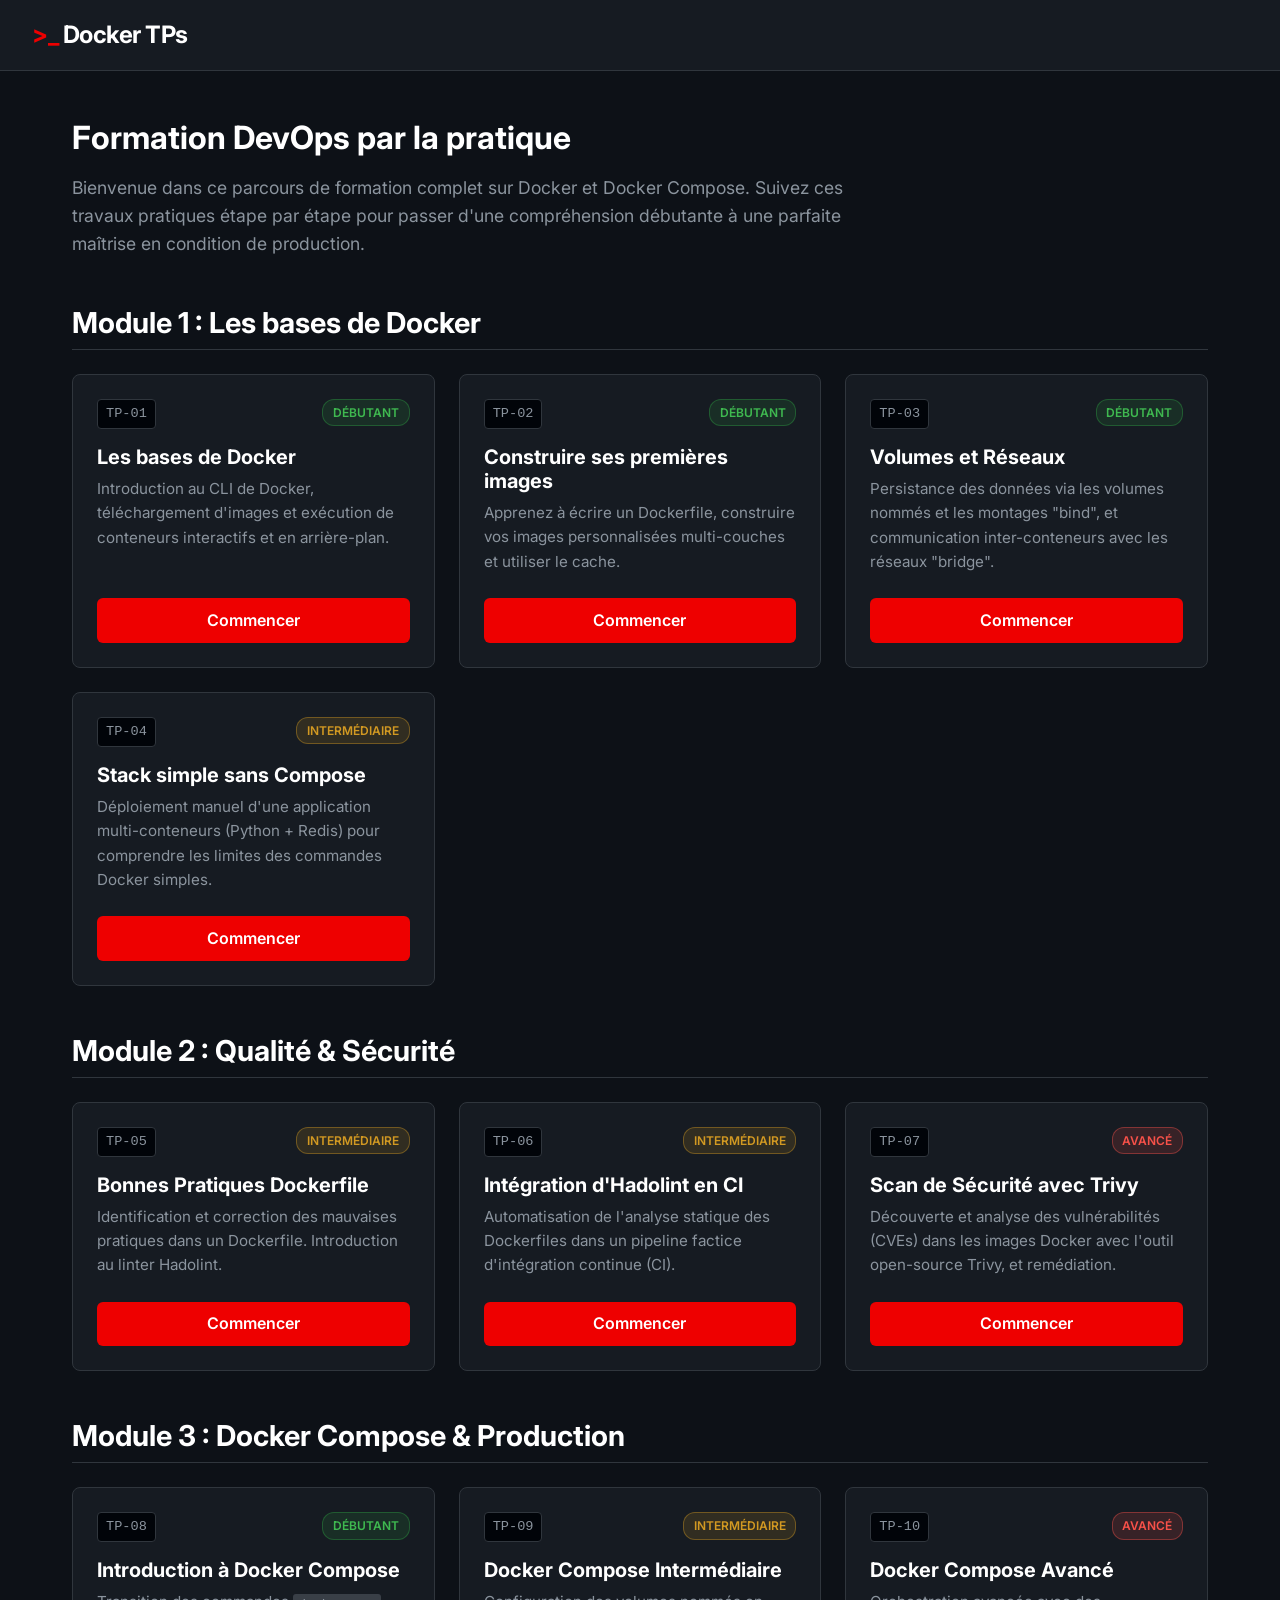
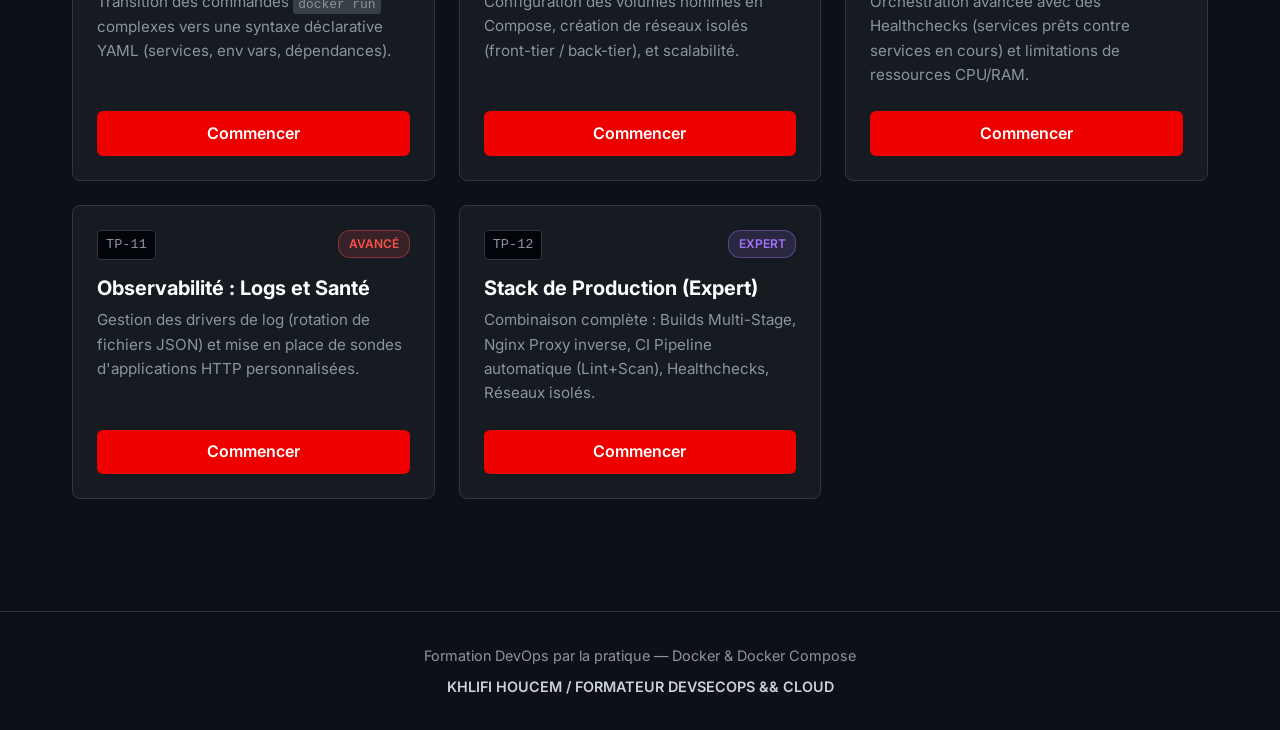
<file: docker-tps-site/index.html>
<!DOCTYPE html>
<html lang="fr">
<head>
    <meta charset="UTF-8">
    <meta name="viewport" content="width=device-width, initial-scale=1.0">
    <title>Formation Docker & Docker Compose - Hands-on Labs</title>
    <!-- Use Inter font from Google Fonts -->
    <link rel="preconnect" href="https://fonts.googleapis.com">
    <link rel="preconnect" href="https://fonts.gstatic.com" crossorigin>
    <link href="https://fonts.googleapis.com/css2?family=Inter:wght@400;500;600;700&display=swap" rel="stylesheet">
    <link rel="stylesheet" href="assets/style.css">
    <script src="assets/main.js" defer></script>
</head>
<body>

    <header>
        <div class="brand"><span>&gt;_</span> Docker TPs</div>
    </header>

    <main class="container">
        <h1>Formation DevOps par la pratique</h1>
        <p style="color: var(--text-muted); font-size: 1.1rem; max-width: 800px; margin-bottom: 2rem;">
            Bienvenue dans ce parcours de formation complet sur Docker et Docker Compose. 
            Suivez ces travaux pratiques étape par étape pour passer d'une compréhension débutante à une parfaite maîtrise en condition de production.
        </p>

        <!-- MODULE 1: Bases Docker -->
        <h2 class="section-title">Module 1 : Les bases de Docker</h2>
        <div class="tps-grid">
            
            <div class="card">
                <div class="card-header">
                    <span class="tp-number">TP-01</span>
                    <span class="badge beginner">Débutant</span>
                </div>
                <h3 class="card-title">Les bases de Docker</h3>
                <p class="card-desc">Introduction au CLI de Docker, téléchargement d'images et exécution de conteneurs interactifs et en arrière-plan.</p>
                <a href="tp-01-docker-basics/tp-01.html" class="btn">Commencer</a>
            </div>

            <div class="card">
                <div class="card-header">
                    <span class="tp-number">TP-02</span>
                    <span class="badge beginner">Débutant</span>
                </div>
                <h3 class="card-title">Construire ses premières images</h3>
                <p class="card-desc">Apprenez à écrire un Dockerfile, construire vos images personnalisées multi-couches et utiliser le cache.</p>
                <a href="tp-02-docker-images/tp-02.html" class="btn">Commencer</a>
            </div>

            <div class="card">
                <div class="card-header">
                    <span class="tp-number">TP-03</span>
                    <span class="badge beginner">Débutant</span>
                </div>
                <h3 class="card-title">Volumes et Réseaux</h3>
                <p class="card-desc">Persistance des données via les volumes nommés et les montages "bind", et communication inter-conteneurs avec les réseaux "bridge".</p>
                <a href="tp-03-volumes-networks/tp-03.html" class="btn">Commencer</a>
            </div>

            <div class="card">
                <div class="card-header">
                    <span class="tp-number">TP-04</span>
                    <span class="badge intermediate">Intermédiaire</span>
                </div>
                <h3 class="card-title">Stack simple sans Compose</h3>
                <p class="card-desc">Déploiement manuel d'une application multi-conteneurs (Python + Redis) pour comprendre les limites des commandes Docker simples.</p>
                <a href="tp-04-simple-webapp/tp-04.html" class="btn">Commencer</a>
            </div>
            
        </div>

        <!-- MODULE 2: Qualité & Sécurité -->
        <h2 class="section-title">Module 2 : Qualité & Sécurité</h2>
        <div class="tps-grid">

            <div class="card">
                <div class="card-header">
                    <span class="tp-number">TP-05</span>
                    <span class="badge intermediate">Intermédiaire</span>
                </div>
                <h3 class="card-title">Bonnes Pratiques Dockerfile</h3>
                <p class="card-desc">Identification et correction des mauvaises pratiques dans un Dockerfile. Introduction au linter Hadolint.</p>
                <a href="tp-05-dockerfile-best-practices/tp-05.html" class="btn">Commencer</a>
            </div>

            <div class="card">
                <div class="card-header">
                    <span class="tp-number">TP-06</span>
                    <span class="badge intermediate">Intermédiaire</span>
                </div>
                <h3 class="card-title">Intégration d'Hadolint en CI</h3>
                <p class="card-desc">Automatisation de l'analyse statique des Dockerfiles dans un pipeline factice d'intégration continue (CI).</p>
                <a href="tp-06-hadolint-integration/tp-06.html" class="btn">Commencer</a>
            </div>

            <div class="card">
                <div class="card-header">
                    <span class="tp-number">TP-07</span>
                    <span class="badge advanced">Avancé</span>
                </div>
                <h3 class="card-title">Scan de Sécurité avec Trivy</h3>
                <p class="card-desc">Découverte et analyse des vulnérabilités (CVEs) dans les images Docker avec l'outil open-source Trivy, et remédiation.</p>
                <a href="tp-07-trivy-image-scan/tp-07.html" class="btn">Commencer</a>
            </div>

        </div>

        <!-- MODULE 3: Docker Compose & Production -->
        <h2 class="section-title">Module 3 : Docker Compose & Production</h2>
        <div class="tps-grid">

            <div class="card">
                <div class="card-header">
                    <span class="tp-number">TP-08</span>
                    <span class="badge beginner">Débutant</span>
                </div>
                <h3 class="card-title">Introduction à Docker Compose</h3>
                <p class="card-desc">Transition des commandes <code>docker run</code> complexes vers une syntaxe déclarative YAML (services, env vars, dépendances).</p>
                <a href="tp-08-docker-compose-beginner/tp-08.html" class="btn">Commencer</a>
            </div>

            <div class="card">
                <div class="card-header">
                    <span class="tp-number">TP-09</span>
                    <span class="badge intermediate">Intermédiaire</span>
                </div>
                <h3 class="card-title">Docker Compose Intermédiaire</h3>
                <p class="card-desc">Configuration des volumes nommés en Compose, création de réseaux isolés (front-tier / back-tier), et scalabilité.</p>
                <a href="tp-09-docker-compose-intermediate/tp-09.html" class="btn">Commencer</a>
            </div>

            <div class="card">
                <div class="card-header">
                    <span class="tp-number">TP-10</span>
                    <span class="badge advanced">Avancé</span>
                </div>
                <h3 class="card-title">Docker Compose Avancé</h3>
                <p class="card-desc">Orchestration avancée avec des Healthchecks (services prêts contre services en cours) et limitations de ressources CPU/RAM.</p>
                <a href="tp-10-docker-compose-advanced/tp-10.html" class="btn">Commencer</a>
            </div>

            <div class="card">
                <div class="card-header">
                    <span class="tp-number">TP-11</span>
                    <span class="badge advanced">Avancé</span>
                </div>
                <h3 class="card-title">Observabilité : Logs et Santé</h3>
                <p class="card-desc">Gestion des drivers de log (rotation de fichiers JSON) et mise en place de sondes d'applications HTTP personnalisées.</p>
                <a href="tp-11-observability-logs-health/tp-11.html" class="btn">Commencer</a>
            </div>

            <div class="card">
                <div class="card-header">
                    <span class="tp-number">TP-12</span>
                    <span class="badge expert">Expert</span>
                </div>
                <h3 class="card-title">Stack de Production (Expert)</h3>
                <p class="card-desc">Combinaison complète : Builds Multi-Stage, Nginx Proxy inverse, CI Pipeline automatique (Lint+Scan), Healthchecks, Réseaux isolés.</p>
                <a href="tp-12-production-ready-stack/tp-12.html" class="btn">Commencer</a>
            </div>

        </div>
    </main>

    <footer>
        <p>Formation DevOps par la pratique — Docker & Docker Compose</p>
        <p style="margin-top: 0.5rem; font-weight: 600; color: var(--text-main);">KHLIFI HOUCEM / FORMATEUR DEVSECOPS && CLOUD</p>
    </footer>

</body>
</html>
</file>
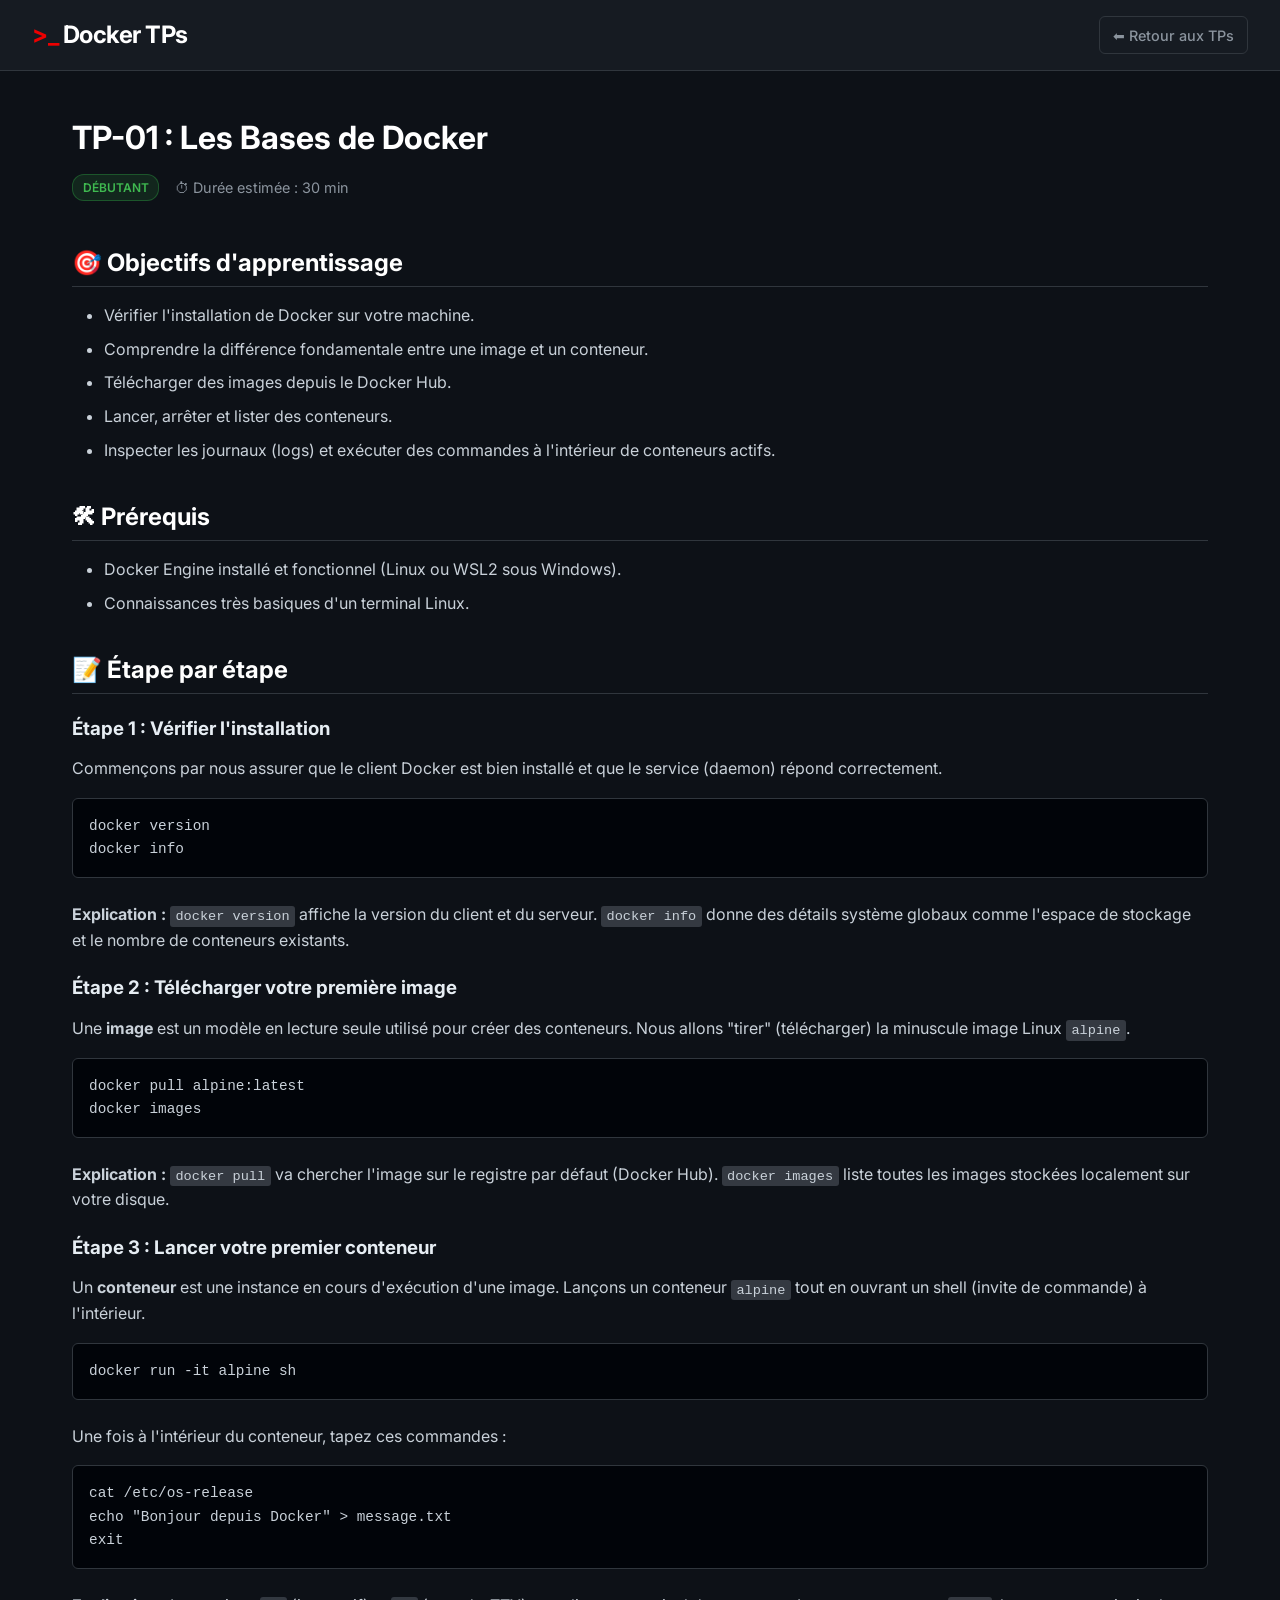
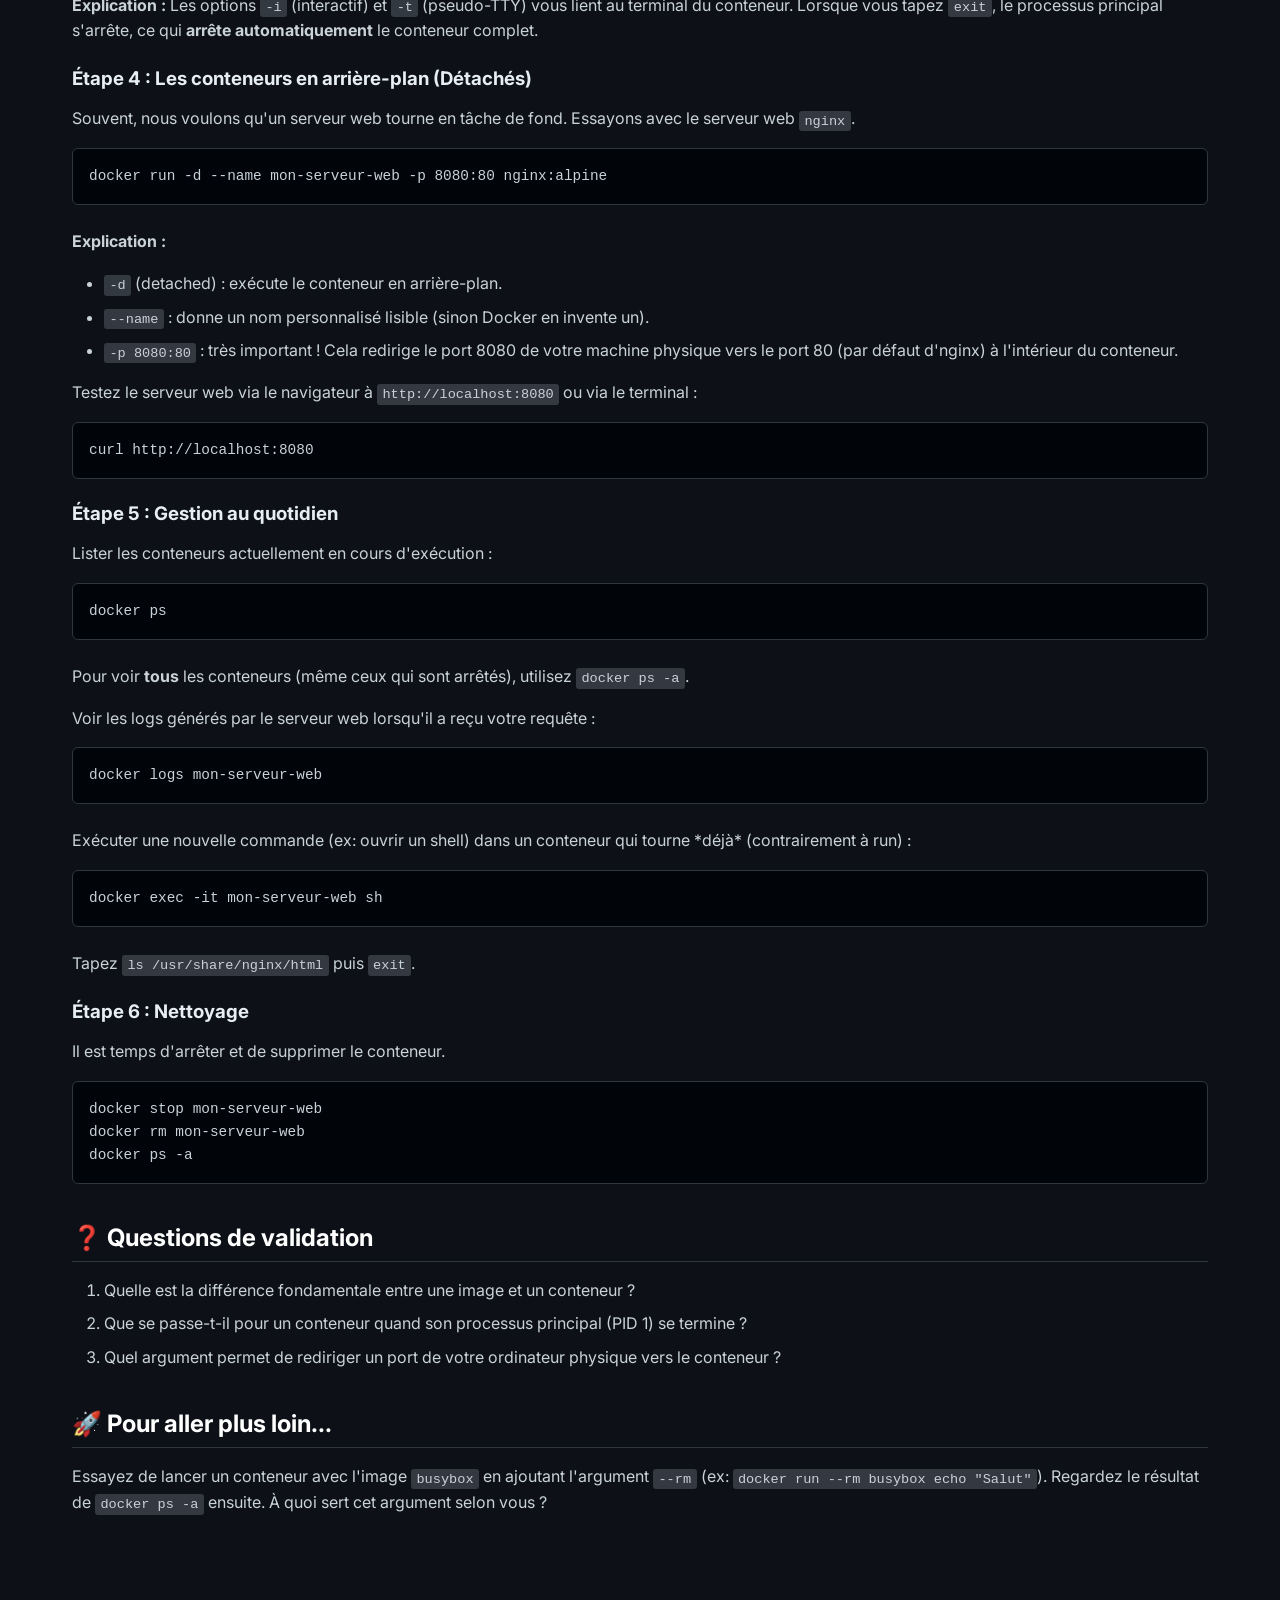
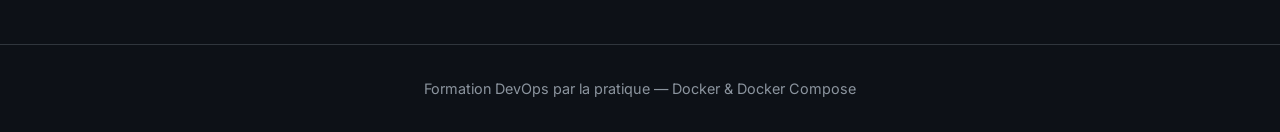
<file: docker-tps-site/tp-01-docker-basics/tp-01.html>
<!DOCTYPE html>
<html lang="fr">
<head>
    <meta charset="UTF-8">
    <meta name="viewport" content="width=device-width, initial-scale=1.0">
    <title>TP-01 : Les Bases de Docker</title>
    <link rel="preconnect" href="https://fonts.googleapis.com">
    <link rel="preconnect" href="https://fonts.gstatic.com" crossorigin>
    <link href="https://fonts.googleapis.com/css2?family=Inter:wght@400;500;600;700&display=swap" rel="stylesheet">
    <link rel="stylesheet" href="../assets/style.css">
    <script src="../assets/main.js" defer></script>
</head>
<body>

    <header>
        <div class="brand"><span>&gt;_</span> Docker TPs</div>
        <a href="../index.html" class="back-btn">⬅ Retour aux TPs</a>
    </header>

    <main class="container">
        <div class="tp-header">
            <h1>TP-01 : Les Bases de Docker</h1>
            <div class="tp-meta">
                <span class="badge beginner">Débutant</span>
                <span>⏱ Durée estimée : 30 min</span>
            </div>
        </div>

        <div class="tp-content">
            <h2>🎯 Objectifs d'apprentissage</h2>
            <ul>
                <li>Vérifier l'installation de Docker sur votre machine.</li>
                <li>Comprendre la différence fondamentale entre une image et un conteneur.</li>
                <li>Télécharger des images depuis le Docker Hub.</li>
                <li>Lancer, arrêter et lister des conteneurs.</li>
                <li>Inspecter les journaux (logs) et exécuter des commandes à l'intérieur de conteneurs actifs.</li>
            </ul>

            <h2>🛠 Prérequis</h2>
            <ul>
                <li>Docker Engine installé et fonctionnel (Linux ou WSL2 sous Windows).</li>
                <li>Connaissances très basiques d'un terminal Linux.</li>
            </ul>

            <!-- Steps -->
            <h2>📝 Étape par étape</h2>

            <h3>Étape 1 : Vérifier l'installation</h3>
            <p>Commençons par nous assurer que le client Docker est bien installé et que le service (daemon) répond correctement.</p>
<pre><code>docker version
docker info</code></pre>
            <p><strong>Explication :</strong> <code>docker version</code> affiche la version du client et du serveur. <code>docker info</code> donne des détails système globaux comme l'espace de stockage et le nombre de conteneurs existants.</p>

            <h3>Étape 2 : Télécharger votre première image</h3>
            <p>Une <strong>image</strong> est un modèle en lecture seule utilisé pour créer des conteneurs. Nous allons "tirer" (télécharger) la minuscule image Linux <code>alpine</code>.</p>
<pre><code>docker pull alpine:latest
docker images</code></pre>
            <p><strong>Explication :</strong> <code>docker pull</code> va chercher l'image sur le registre par défaut (Docker Hub). <code>docker images</code> liste toutes les images stockées localement sur votre disque.</p>

            <h3>Étape 3 : Lancer votre premier conteneur</h3>
            <p>Un <strong>conteneur</strong> est une instance en cours d'exécution d'une image. Lançons un conteneur <code>alpine</code> tout en ouvrant un shell (invite de commande) à l'intérieur.</p>
<pre><code>docker run -it alpine sh</code></pre>
            <p>Une fois à l'intérieur du conteneur, tapez ces commandes :</p>
<pre><code>cat /etc/os-release
echo "Bonjour depuis Docker" > message.txt
exit</code></pre>
            <p><strong>Explication :</strong> Les options <code>-i</code> (interactif) et <code>-t</code> (pseudo-TTY) vous lient au terminal du conteneur. Lorsque vous tapez <code>exit</code>, le processus principal s'arrête, ce qui <strong>arrête automatiquement</strong> le conteneur complet.</p>

            <h3>Étape 4 : Les conteneurs en arrière-plan (Détachés)</h3>
            <p>Souvent, nous voulons qu'un serveur web tourne en tâche de fond. Essayons avec le serveur web <code>nginx</code>.</p>
<pre><code>docker run -d --name mon-serveur-web -p 8080:80 nginx:alpine</code></pre>
            <p><strong>Explication :</strong></p>
            <ul>
                <li><code>-d</code> (detached) : exécute le conteneur en arrière-plan.</li>
                <li><code>--name</code> : donne un nom personnalisé lisible (sinon Docker en invente un).</li>
                <li><code>-p 8080:80</code> : très important ! Cela redirige le port 8080 de votre machine physique vers le port 80 (par défaut d'nginx) à l'intérieur du conteneur.</li>
            </ul>
            <p>Testez le serveur web via le navigateur à <code>http://localhost:8080</code> ou via le terminal :</p>
<pre><code>curl http://localhost:8080</code></pre>

            <h3>Étape 5 : Gestion au quotidien</h3>
            <p>Lister les conteneurs actuellement en cours d'exécution :</p>
<pre><code>docker ps</code></pre>
            <p>Pour voir <strong>tous</strong> les conteneurs (même ceux qui sont arrêtés), utilisez <code>docker ps -a</code>.</p>

            <p>Voir les logs générés par le serveur web lorsqu'il a reçu votre requête :</p>
<pre><code>docker logs mon-serveur-web</code></pre>

            <p>Exécuter une nouvelle commande (ex: ouvrir un shell) dans un conteneur qui tourne *déjà* (contrairement à run) :</p>
<pre><code>docker exec -it mon-serveur-web sh</code></pre>
            <p>Tapez <code>ls /usr/share/nginx/html</code> puis <code>exit</code>.</p>

            <h3>Étape 6 : Nettoyage</h3>
            <p>Il est temps d'arrêter et de supprimer le conteneur.</p>
<pre><code>docker stop mon-serveur-web
docker rm mon-serveur-web
docker ps -a</code></pre>

            <h2>❓ Questions de validation</h2>
            <ol>
                <li>Quelle est la différence fondamentale entre une image et un conteneur ?</li>
                <li>Que se passe-t-il pour un conteneur quand son processus principal (PID 1) se termine ?</li>
                <li>Quel argument permet de rediriger un port de votre ordinateur physique vers le conteneur ?</li>
            </ol>

            <h2>🚀 Pour aller plus loin...</h2>
            <p>Essayez de lancer un conteneur avec l'image <code>busybox</code> en ajoutant l'argument <code>--rm</code> (ex: <code>docker run --rm busybox echo "Salut"</code>). Regardez le résultat de <code>docker ps -a</code> ensuite. À quoi sert cet argument selon vous ?</p>

        </div>
    </main>

    <footer>
        <p>Formation DevOps par la pratique — Docker & Docker Compose</p>
    </footer>

</body>
</html>
</file>
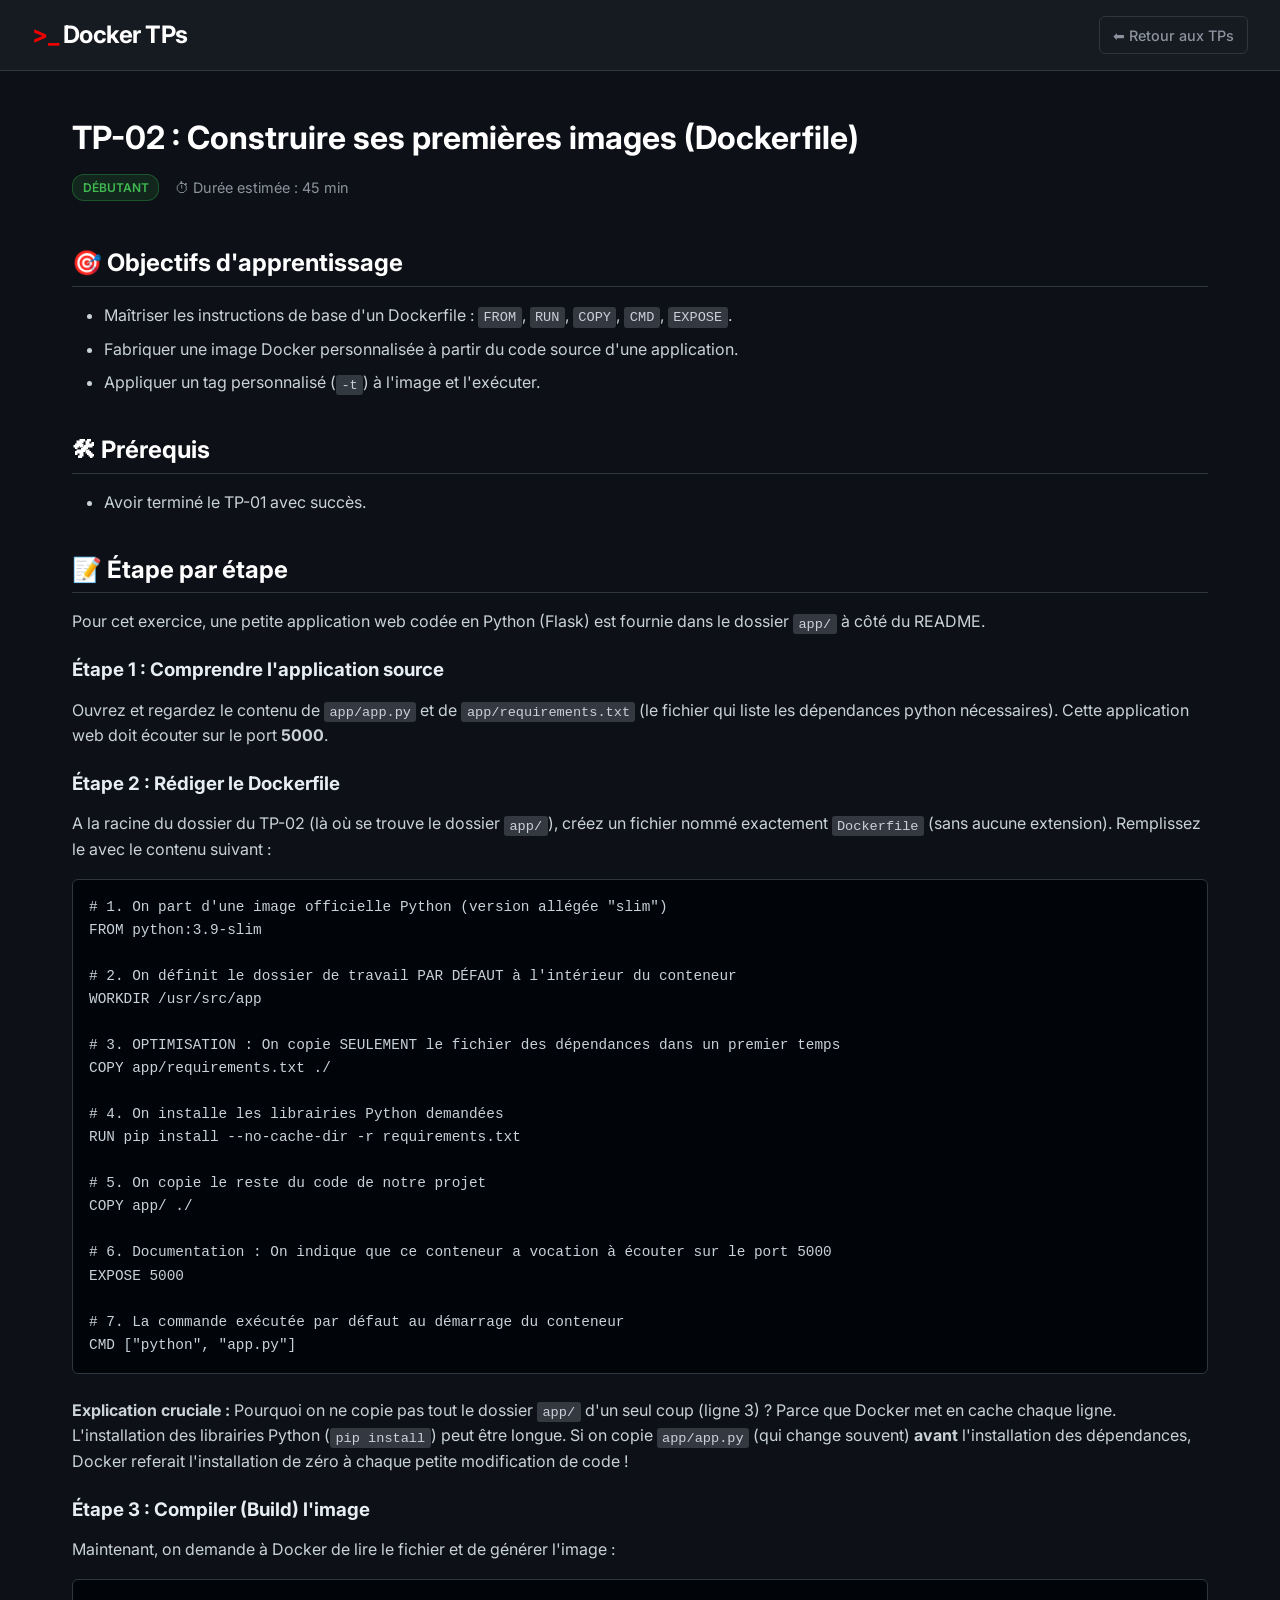
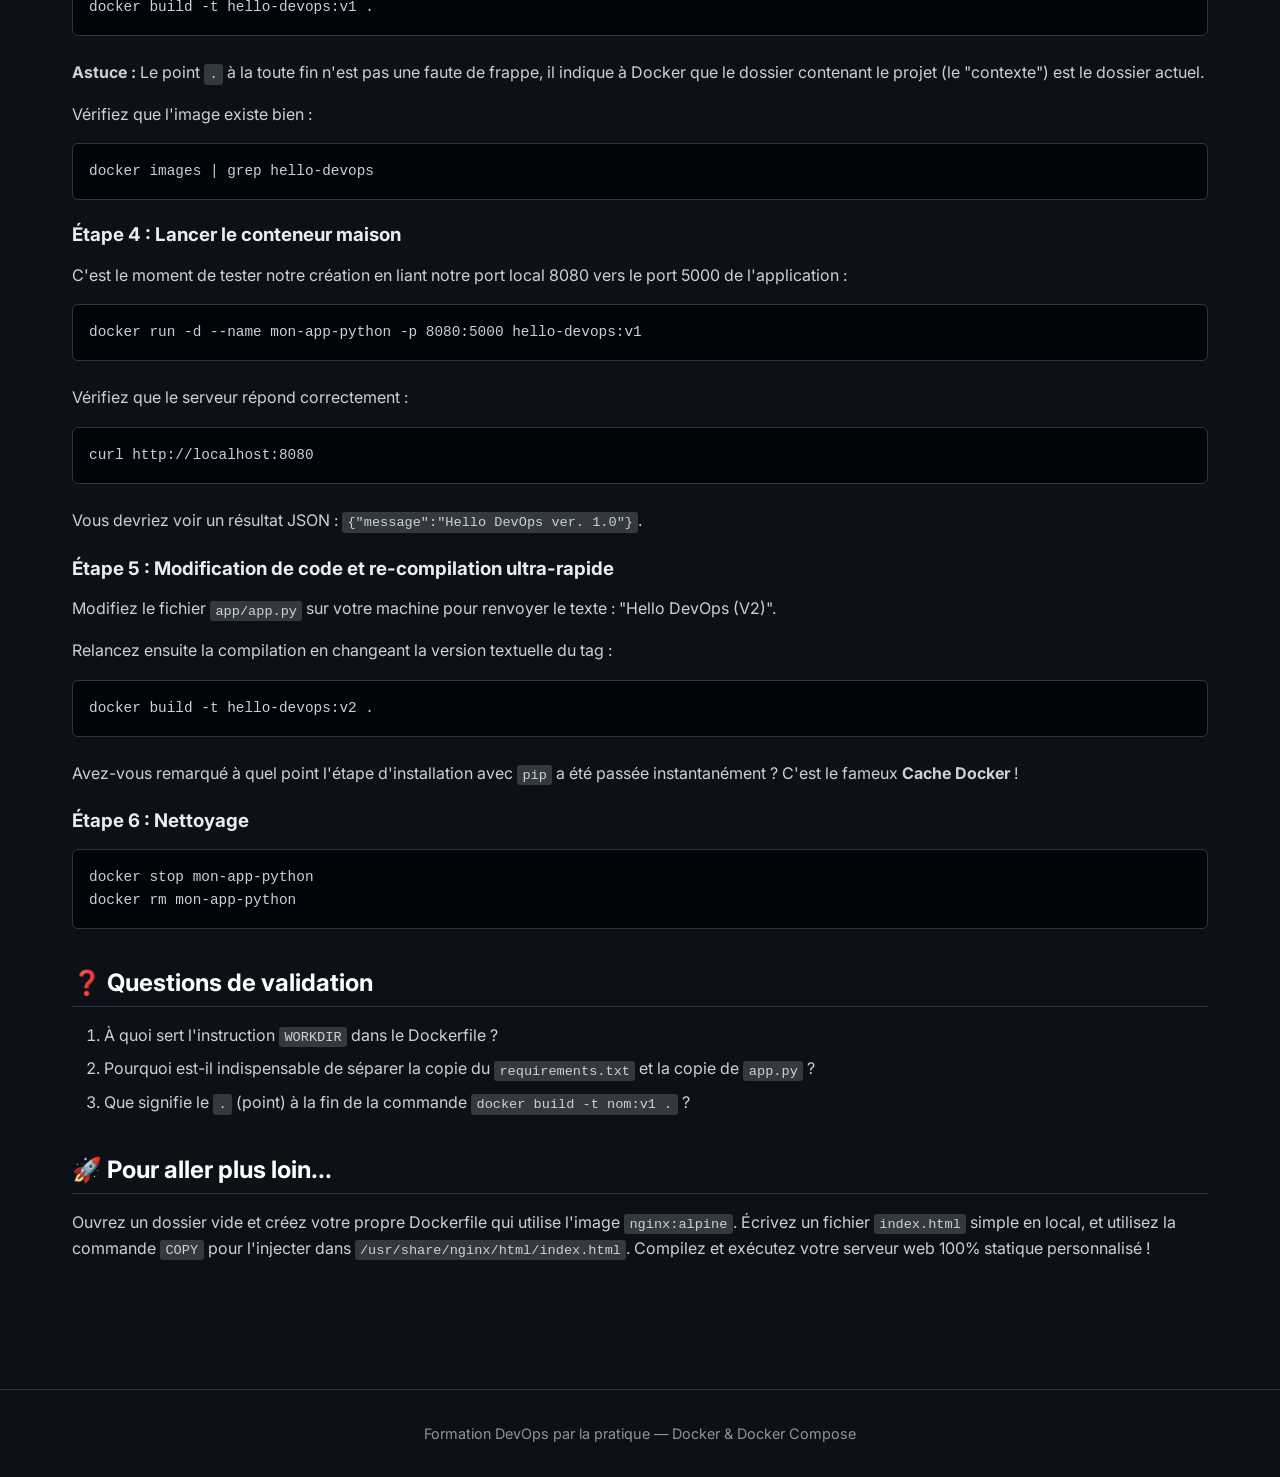
<file: docker-tps-site/tp-02-docker-images/tp-02.html>
<!DOCTYPE html>
<html lang="fr">
<head>
    <meta charset="UTF-8">
    <meta name="viewport" content="width=device-width, initial-scale=1.0">
    <title>TP-02 : Construire ses premières images</title>
    <link rel="preconnect" href="https://fonts.googleapis.com">
    <link rel="preconnect" href="https://fonts.gstatic.com" crossorigin>
    <link href="https://fonts.googleapis.com/css2?family=Inter:wght@400;500;600;700&display=swap" rel="stylesheet">
    <link rel="stylesheet" href="../assets/style.css">
    <script src="../assets/main.js" defer></script>
</head>
<body>

    <header>
        <div class="brand"><span>&gt;_</span> Docker TPs</div>
        <a href="../index.html" class="back-btn">⬅ Retour aux TPs</a>
    </header>

    <main class="container">
        <div class="tp-header">
            <h1>TP-02 : Construire ses premières images (Dockerfile)</h1>
            <div class="tp-meta">
                <span class="badge beginner">Débutant</span>
                <span>⏱ Durée estimée : 45 min</span>
            </div>
        </div>

        <div class="tp-content">
            <h2>🎯 Objectifs d'apprentissage</h2>
            <ul>
                <li>Maîtriser les instructions de base d'un Dockerfile : <code>FROM</code>, <code>RUN</code>, <code>COPY</code>, <code>CMD</code>, <code>EXPOSE</code>.</li>
                <li>Fabriquer une image Docker personnalisée à partir du code source d'une application.</li>
                <li>Appliquer un tag personnalisé (<code>-t</code>) à l'image et l'exécuter.</li>
            </ul>

            <h2>🛠 Prérequis</h2>
            <ul>
                <li>Avoir terminé le TP-01 avec succès.</li>
            </ul>

            <!-- Steps -->
            <h2>📝 Étape par étape</h2>

            <p>Pour cet exercice, une petite application web codée en Python (Flask) est fournie dans le dossier <code>app/</code> à côté du README.</p>

            <h3>Étape 1 : Comprendre l'application source</h3>
            <p>Ouvrez et regardez le contenu de <code>app/app.py</code> et de <code>app/requirements.txt</code> (le fichier qui liste les dépendances python nécessaires). Cette application web doit écouter sur le port <strong>5000</strong>.</p>

            <h3>Étape 2 : Rédiger le Dockerfile</h3>
            <p>A la racine du dossier du TP-02 (là où se trouve le dossier <code>app/</code>), créez un fichier nommé exactement <code>Dockerfile</code> (sans aucune extension). Remplissez le avec le contenu suivant :</p>

<pre><code># 1. On part d'une image officielle Python (version allégée "slim")
FROM python:3.9-slim

# 2. On définit le dossier de travail PAR DÉFAUT à l'intérieur du conteneur
WORKDIR /usr/src/app

# 3. OPTIMISATION : On copie SEULEMENT le fichier des dépendances dans un premier temps
COPY app/requirements.txt ./

# 4. On installe les librairies Python demandées
RUN pip install --no-cache-dir -r requirements.txt

# 5. On copie le reste du code de notre projet
COPY app/ ./

# 6. Documentation : On indique que ce conteneur a vocation à écouter sur le port 5000
EXPOSE 5000

# 7. La commande exécutée par défaut au démarrage du conteneur
CMD ["python", "app.py"]</code></pre>
            
            <p><strong>Explication cruciale :</strong> Pourquoi on ne copie pas tout le dossier <code>app/</code> d'un seul coup (ligne 3) ?  
            Parce que Docker met en cache chaque ligne. L'installation des librairies Python (<code>pip install</code>) peut être longue. Si on copie <code>app/app.py</code> (qui change souvent) <strong>avant</strong> l'installation des dépendances, Docker referait l'installation de zéro à chaque petite modification de code !</p>

            <h3>Étape 3 : Compiler (Build) l'image</h3>
            <p>Maintenant, on demande à Docker de lire le fichier et de générer l'image :</p>
<pre><code>docker build -t hello-devops:v1 .</code></pre>
            <p><strong>Astuce :</strong> Le point <code>.</code> à la toute fin n'est pas une faute de frappe, il indique à Docker que le dossier contenant le projet (le "contexte") est le dossier actuel.</p>

            <p>Vérifiez que l'image existe bien :</p>
<pre><code>docker images | grep hello-devops</code></pre>

            <h3>Étape 4 : Lancer le conteneur maison</h3>
            <p>C'est le moment de tester notre création en liant notre port local 8080 vers le port 5000 de l'application :</p>
<pre><code>docker run -d --name mon-app-python -p 8080:5000 hello-devops:v1</code></pre>

            <p>Vérifiez que le serveur répond correctement :</p>
<pre><code>curl http://localhost:8080</code></pre>
            <p>Vous devriez voir un résultat JSON : <code>{"message":"Hello DevOps ver. 1.0"}</code>.</p>

            <h3>Étape 5 : Modification de code et re-compilation ultra-rapide</h3>
            <p>Modifiez le fichier <code>app/app.py</code> sur votre machine pour renvoyer le texte : "Hello DevOps (V2)".</p>
            <p>Relancez ensuite la compilation en changeant la version textuelle du tag :</p>
<pre><code>docker build -t hello-devops:v2 .</code></pre>
            <p>Avez-vous remarqué à quel point l'étape d'installation avec <code>pip</code> a été passée instantanément ? C'est le fameux <strong>Cache Docker</strong> !</p>

            <h3>Étape 6 : Nettoyage</h3>
<pre><code>docker stop mon-app-python
docker rm mon-app-python</code></pre>

            <h2>❓ Questions de validation</h2>
            <ol>
                <li>À quoi sert l'instruction <code>WORKDIR</code> dans le Dockerfile ?</li>
                <li>Pourquoi est-il indispensable de séparer la copie du <code>requirements.txt</code> et la copie de <code>app.py</code> ?</li>
                <li>Que signifie le <code>.</code> (point) à la fin de la commande <code>docker build -t nom:v1 .</code> ?</li>
            </ol>

            <h2>🚀 Pour aller plus loin...</h2>
            <p>Ouvrez un dossier vide et créez votre propre Dockerfile qui utilise l'image <code>nginx:alpine</code>. Écrivez un fichier <code>index.html</code> simple en local, et utilisez la commande <code>COPY</code> pour l'injecter dans <code>/usr/share/nginx/html/index.html</code>. Compilez et exécutez votre serveur web 100% statique personnalisé !</p>

        </div>
    </main>

    <footer>
        <p>Formation DevOps par la pratique — Docker & Docker Compose</p>
    </footer>

</body>
</html>
</file>
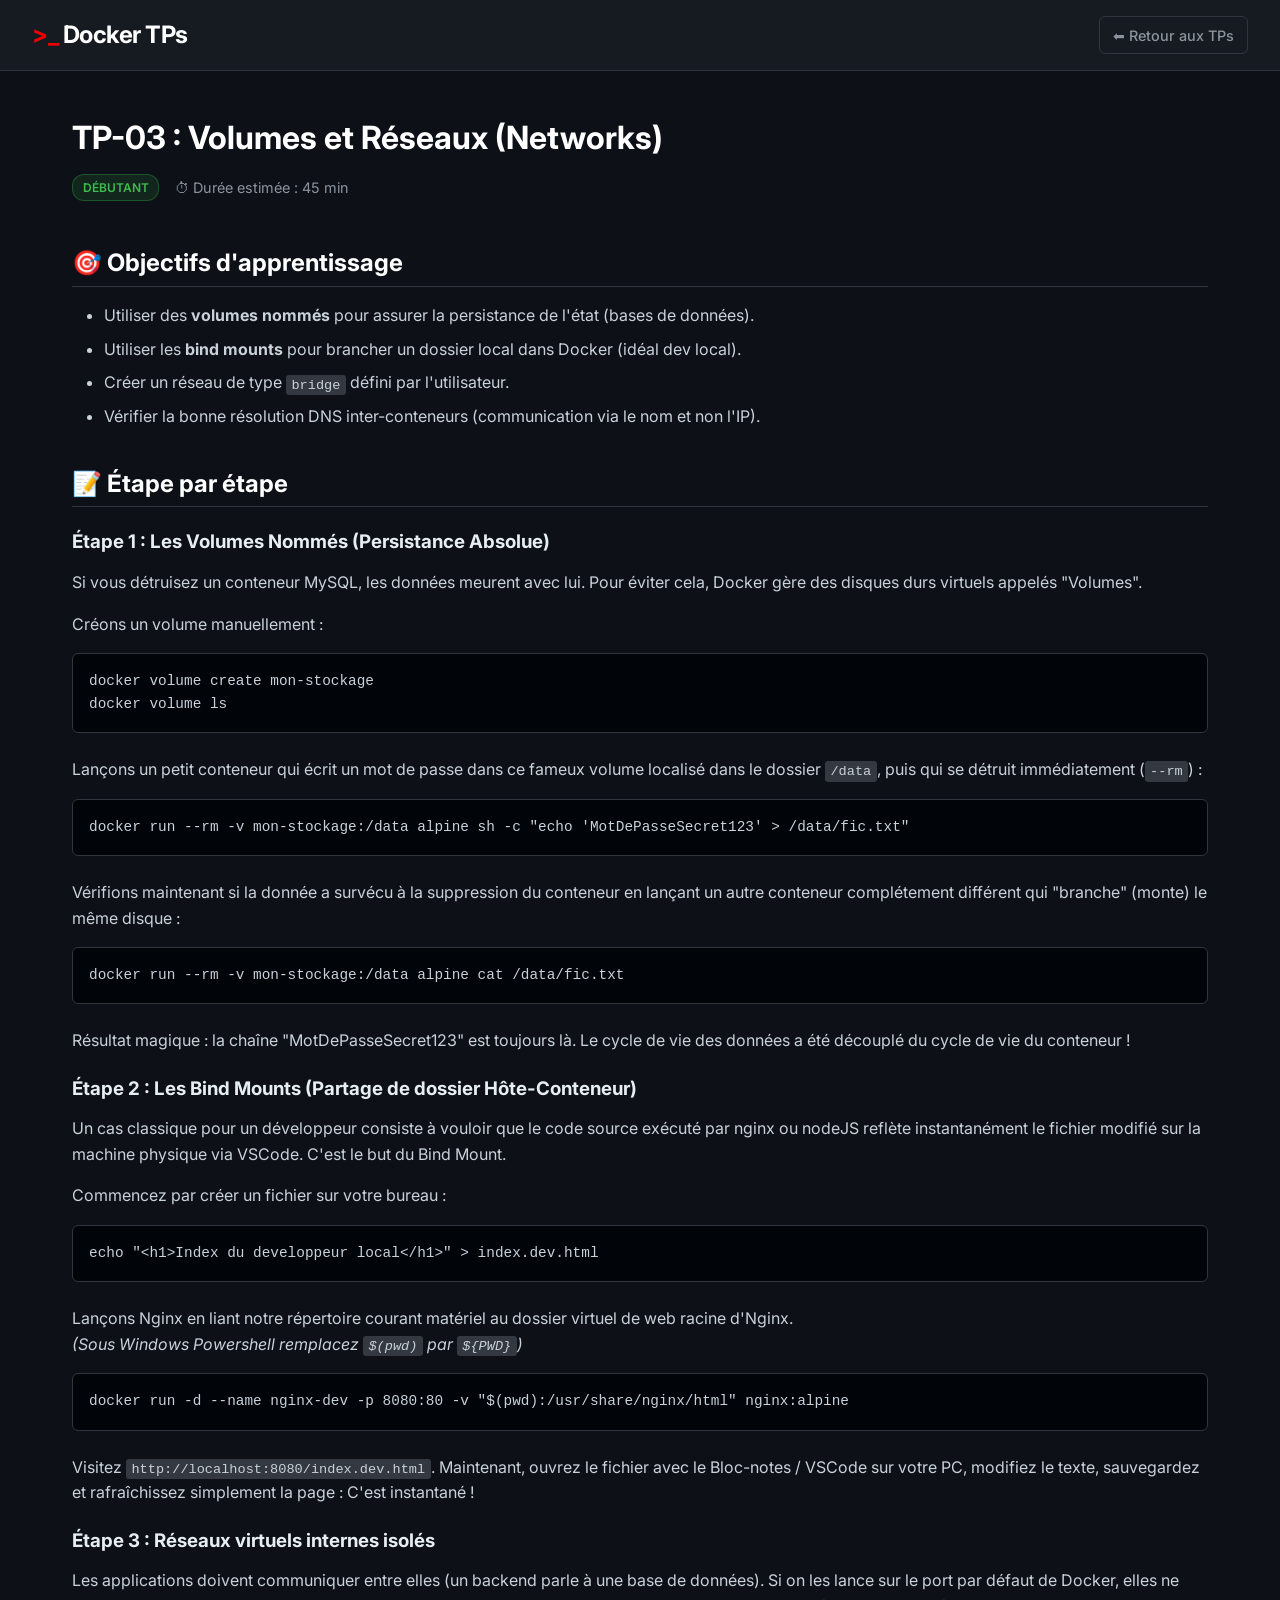
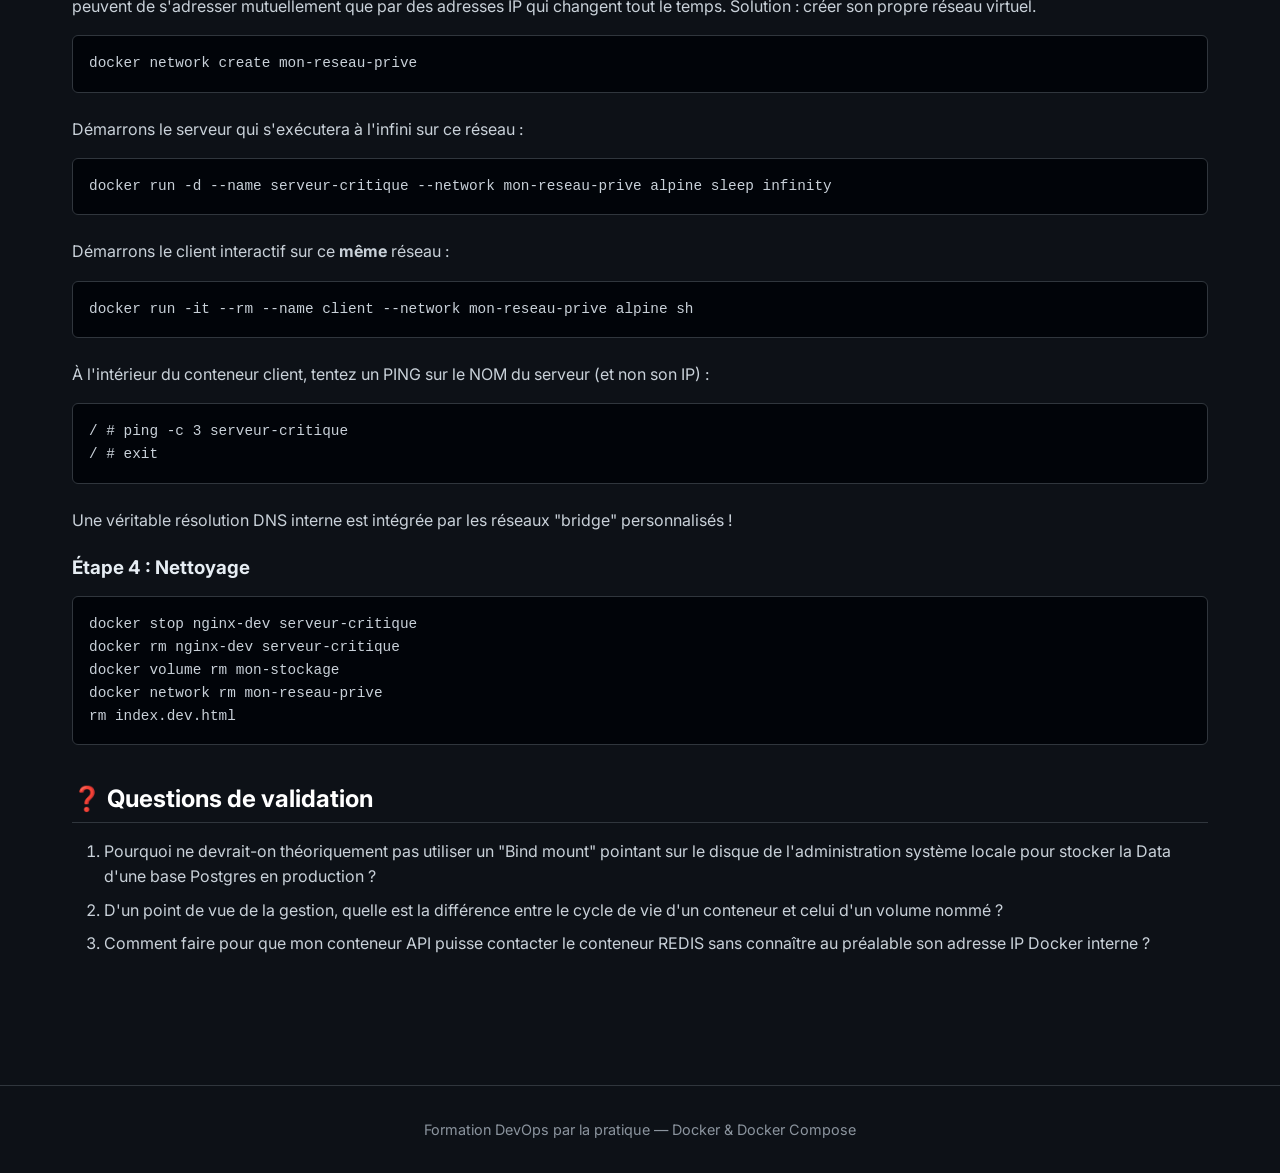
<file: docker-tps-site/tp-03-volumes-networks/tp-03.html>
<!DOCTYPE html>
<html lang="fr">
<head>
    <meta charset="UTF-8">
    <meta name="viewport" content="width=device-width, initial-scale=1.0">
    <title>TP-03 : Volumes et Réseaux</title>
    <link rel="preconnect" href="https://fonts.googleapis.com">
    <link rel="preconnect" href="https://fonts.gstatic.com" crossorigin>
    <link href="https://fonts.googleapis.com/css2?family=Inter:wght@400;500;600;700&display=swap" rel="stylesheet">
    <link rel="stylesheet" href="../assets/style.css">
    <script src="../assets/main.js" defer></script>
</head>
<body>

    <header>
        <div class="brand"><span>&gt;_</span> Docker TPs</div>
        <a href="../index.html" class="back-btn">⬅ Retour aux TPs</a>
    </header>

    <main class="container">
        <div class="tp-header">
            <h1>TP-03 : Volumes et Réseaux (Networks)</h1>
            <div class="tp-meta">
                <span class="badge beginner">Débutant</span>
                <span>⏱ Durée estimée : 45 min</span>
            </div>
        </div>

        <div class="tp-content">
            <h2>🎯 Objectifs d'apprentissage</h2>
            <ul>
                <li>Utiliser des <strong>volumes nommés</strong> pour assurer la persistance de l'état (bases de données).</li>
                <li>Utiliser les <strong>bind mounts</strong> pour brancher un dossier local dans Docker (idéal dev local).</li>
                <li>Créer un réseau de type <code>bridge</code> défini par l'utilisateur.</li>
                <li>Vérifier la bonne résolution DNS inter-conteneurs (communication via le nom et non l'IP).</li>
            </ul>

            <!-- Steps -->
            <h2>📝 Étape par étape</h2>

            <h3>Étape 1 : Les Volumes Nommés (Persistance Absolue)</h3>
            <p>Si vous détruisez un conteneur MySQL, les données meurent avec lui. Pour éviter cela, Docker gère des disques durs virtuels appelés "Volumes".</p>
            
            <p>Créons un volume manuellement :</p>
<pre><code>docker volume create mon-stockage
docker volume ls</code></pre>
            
            <p>Lançons un petit conteneur qui écrit un mot de passe dans ce fameux volume localisé dans le dossier <code>/data</code>, puis qui se détruit immédiatement (<code>--rm</code>) :</p>
<pre><code>docker run --rm -v mon-stockage:/data alpine sh -c "echo 'MotDePasseSecret123' > /data/fic.txt"</code></pre>
            
            <p>Vérifions maintenant si la donnée a survécu à la suppression du conteneur en lançant un autre conteneur complétement différent qui "branche" (monte) le même disque :</p>
<pre><code>docker run --rm -v mon-stockage:/data alpine cat /data/fic.txt</code></pre>
            <p>Résultat magique : la chaîne "MotDePasseSecret123" est toujours là. Le cycle de vie des données a été découplé du cycle de vie du conteneur !</p>


            <h3>Étape 2 : Les Bind Mounts (Partage de dossier Hôte-Conteneur)</h3>
            <p>Un cas classique pour un développeur consiste à vouloir que le code source exécuté par nginx ou nodeJS reflète instantanément le fichier modifié sur la machine physique via VSCode. C'est le but du Bind Mount.</p>

            <p>Commencez par créer un fichier sur votre bureau :</p>
<pre><code>echo "&lt;h1&gt;Index du developpeur local&lt;/h1&gt;" > index.dev.html</code></pre>

            <p>Lançons Nginx en liant notre répertoire courant matériel au dossier virtuel de web racine d'Nginx. <br>
            <i>(Sous Windows Powershell remplacez <code>$(pwd)</code> par <code>${PWD}</code>)</i></p>
<pre><code>docker run -d --name nginx-dev -p 8080:80 -v "$(pwd):/usr/share/nginx/html" nginx:alpine</code></pre>

            <p>Visitez <code>http://localhost:8080/index.dev.html</code>. Maintenant, ouvrez le fichier avec le Bloc-notes / VSCode sur votre PC, modifiez le texte, sauvegardez et rafraîchissez simplement la page : C'est instantané !</p>


            <h3>Étape 3 : Réseaux virtuels internes isolés</h3>
            <p>Les applications doivent communiquer entre elles (un backend parle à une base de données). Si on les lance sur le port par défaut de Docker, elles ne peuvent de s'adresser mutuellement que par des adresses IP qui changent tout le temps. Solution : créer son propre réseau virtuel.</p>

<pre><code>docker network create mon-reseau-prive</code></pre>

            <p>Démarrons le serveur qui s'exécutera à l'infini sur ce réseau :</p>
<pre><code>docker run -d --name serveur-critique --network mon-reseau-prive alpine sleep infinity</code></pre>

            <p>Démarrons le client interactif sur ce <strong>même</strong> réseau :</p>
<pre><code>docker run -it --rm --name client --network mon-reseau-prive alpine sh</code></pre>

            <p>À l'intérieur du conteneur client, tentez un PING sur le NOM du serveur (et non son IP) :</p>
<pre><code>/ # ping -c 3 serveur-critique
/ # exit</code></pre>
            <p>Une véritable résolution DNS interne est intégrée par les réseaux "bridge" personnalisés !</p>


            <h3>Étape 4 : Nettoyage</h3>
<pre><code>docker stop nginx-dev serveur-critique
docker rm nginx-dev serveur-critique
docker volume rm mon-stockage
docker network rm mon-reseau-prive
rm index.dev.html</code></pre>

            <h2>❓ Questions de validation</h2>
            <ol>
                <li>Pourquoi ne devrait-on théoriquement pas utiliser un "Bind mount" pointant sur le disque de l'administration système locale pour stocker la Data d'une base Postgres en production ?</li>
                <li>D'un point de vue de la gestion, quelle est la différence entre le cycle de vie d'un conteneur et celui d'un volume nommé ?</li>
                <li>Comment faire pour que mon conteneur API puisse contacter le conteneur REDIS sans connaître au préalable son adresse IP Docker interne ?</li>
            </ol>

        </div>
    </main>

    <footer>
        <p>Formation DevOps par la pratique — Docker & Docker Compose</p>
    </footer>

</body>
</html>
</file>
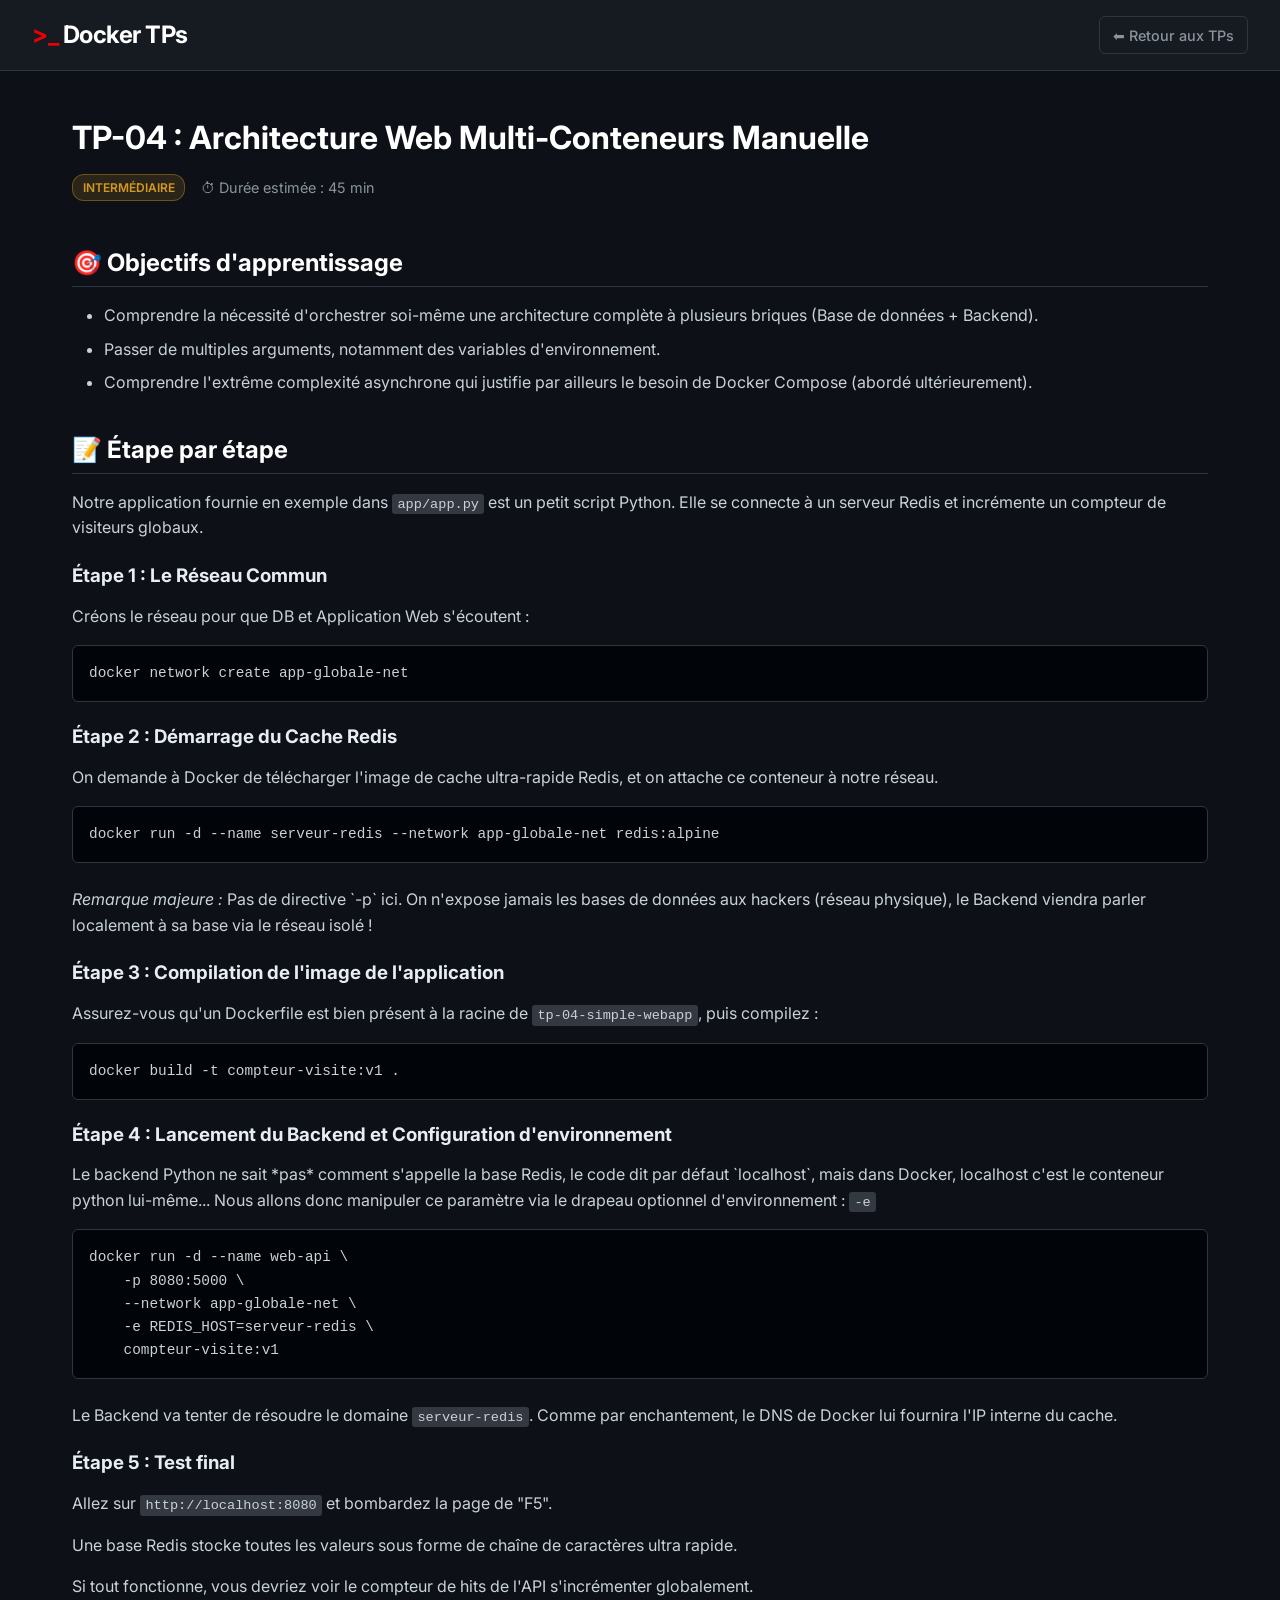
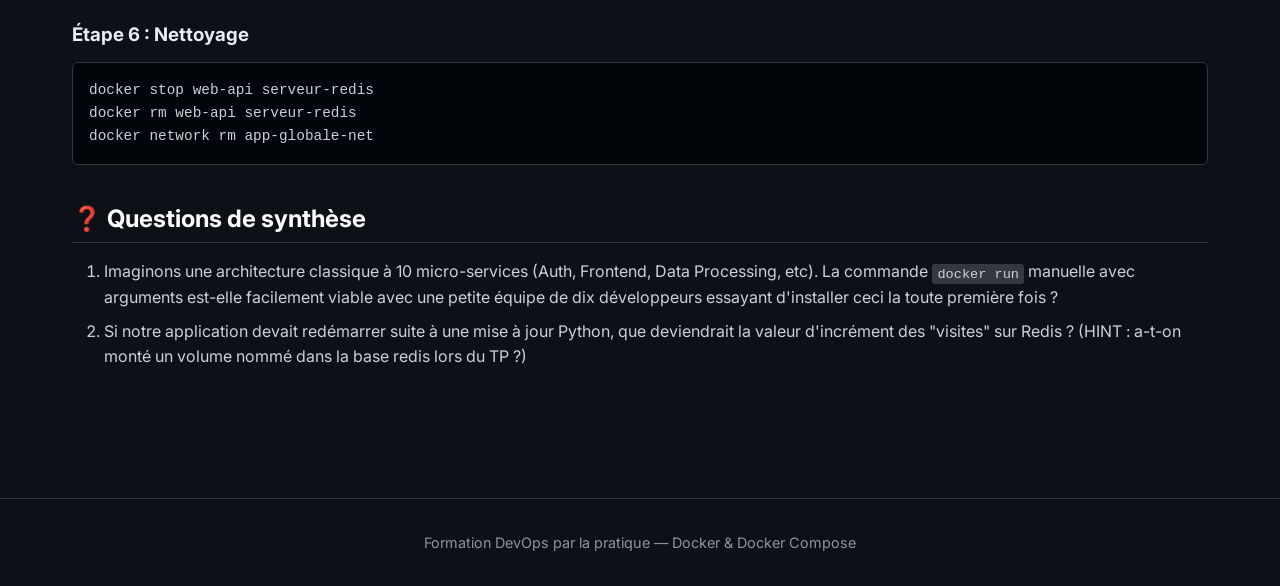
<file: docker-tps-site/tp-04-simple-webapp/tp-04.html>
<!DOCTYPE html>
<html lang="fr">
<head>
    <meta charset="UTF-8">
    <meta name="viewport" content="width=device-width, initial-scale=1.0">
    <title>TP-04 : Stack Application Simple</title>
    <link rel="preconnect" href="https://fonts.googleapis.com">
    <link rel="preconnect" href="https://fonts.gstatic.com" crossorigin>
    <link href="https://fonts.googleapis.com/css2?family=Inter:wght@400;500;600;700&display=swap" rel="stylesheet">
    <link rel="stylesheet" href="../assets/style.css">
    <script src="../assets/main.js" defer></script>
</head>
<body>

    <header>
        <div class="brand"><span>&gt;_</span> Docker TPs</div>
        <a href="../index.html" class="back-btn">⬅ Retour aux TPs</a>
    </header>

    <main class="container">
        <div class="tp-header">
            <h1>TP-04 : Architecture Web Multi-Conteneurs Manuelle</h1>
            <div class="tp-meta">
                <span class="badge intermediate">Intermédiaire</span>
                <span>⏱ Durée estimée : 45 min</span>
            </div>
        </div>

        <div class="tp-content">
            <h2>🎯 Objectifs d'apprentissage</h2>
            <ul>
                <li>Comprendre la nécessité d'orchestrer soi-même une architecture complète à plusieurs briques (Base de données + Backend).</li>
                <li>Passer de multiples arguments, notamment des variables d'environnement.</li>
                <li>Comprendre l'extrême complexité asynchrone qui justifie par ailleurs le besoin de Docker Compose (abordé ultérieurement).</li>
            </ul>

            <!-- Steps -->
            <h2>📝 Étape par étape</h2>

            <p>Notre application fournie en exemple dans <code>app/app.py</code> est un petit script Python. Elle se connecte à un serveur Redis et incrémente un compteur de visiteurs globaux.</p>

            <h3>Étape 1 : Le Réseau Commun</h3>
            <p>Créons le réseau pour que DB et Application Web s'écoutent :</p>
<pre><code>docker network create app-globale-net</code></pre>

            <h3>Étape 2 : Démarrage du Cache Redis</h3>
            <p>On demande à Docker de télécharger l'image de cache ultra-rapide Redis, et on attache ce conteneur à notre réseau.</p>
<pre><code>docker run -d --name serveur-redis --network app-globale-net redis:alpine</code></pre>
            <p><em>Remarque majeure :</em> Pas de directive `-p` ici. On n'expose jamais les bases de données aux hackers (réseau physique), le Backend viendra parler localement à sa base via le réseau isolé !</p>

            <h3>Étape 3 : Compilation de l'image de l'application</b></h3>
            <p>Assurez-vous qu'un Dockerfile est bien présent à la racine de <code>tp-04-simple-webapp</code>, puis compilez :</p>
<pre><code>docker build -t compteur-visite:v1 .</code></pre>

            <h3>Étape 4 : Lancement du Backend et Configuration d'environnement</h3>
            <p>Le backend Python ne sait *pas* comment s'appelle la base Redis, le code dit par défaut `localhost`, mais dans Docker, localhost c'est le conteneur python lui-même... 
            Nous allons donc manipuler ce paramètre via le drapeau optionnel d'environnement : <code>-e</code></p>
<pre><code>docker run -d --name web-api \
    -p 8080:5000 \
    --network app-globale-net \
    -e REDIS_HOST=serveur-redis \
    compteur-visite:v1</code></pre>
            <p>Le Backend va tenter de résoudre le domaine <code>serveur-redis</code>. Comme par enchantement, le DNS de Docker lui fournira l'IP interne du cache.</p>

            <h3>Étape 5 : Test final</h3>
            <p>Allez sur <code>http://localhost:8080</code> et bombardez la page de "F5".</p>
            <p>Une base Redis stocke toutes les valeurs sous forme de chaîne de caractères ultra rapide.</p>
            <p>Si tout fonctionne, vous devriez voir le compteur de hits de l'API s'incrémenter globalement.</p>

            <h3>Étape 6 : Nettoyage</h3>
<pre><code>docker stop web-api serveur-redis
docker rm web-api serveur-redis
docker network rm app-globale-net</code></pre>

            <h2>❓ Questions de synthèse</h2>
            <ol>
                <li>Imaginons une architecture classique à 10 micro-services (Auth, Frontend, Data Processing, etc). La commande <code>docker run</code> manuelle avec arguments est-elle facilement viable avec une petite équipe de dix développeurs essayant d'installer ceci la toute première fois ?</li>
                <li>Si notre application devait redémarrer suite à une mise à jour Python, que deviendrait la valeur d'incrément des "visites" sur Redis ? (HINT : a-t-on monté un volume nommé dans la base redis lors du TP ?)</li>
            </ol>

        </div>
    </main>

    <footer>
        <p>Formation DevOps par la pratique — Docker & Docker Compose</p>
    </footer>

</body>
</html>
</file>
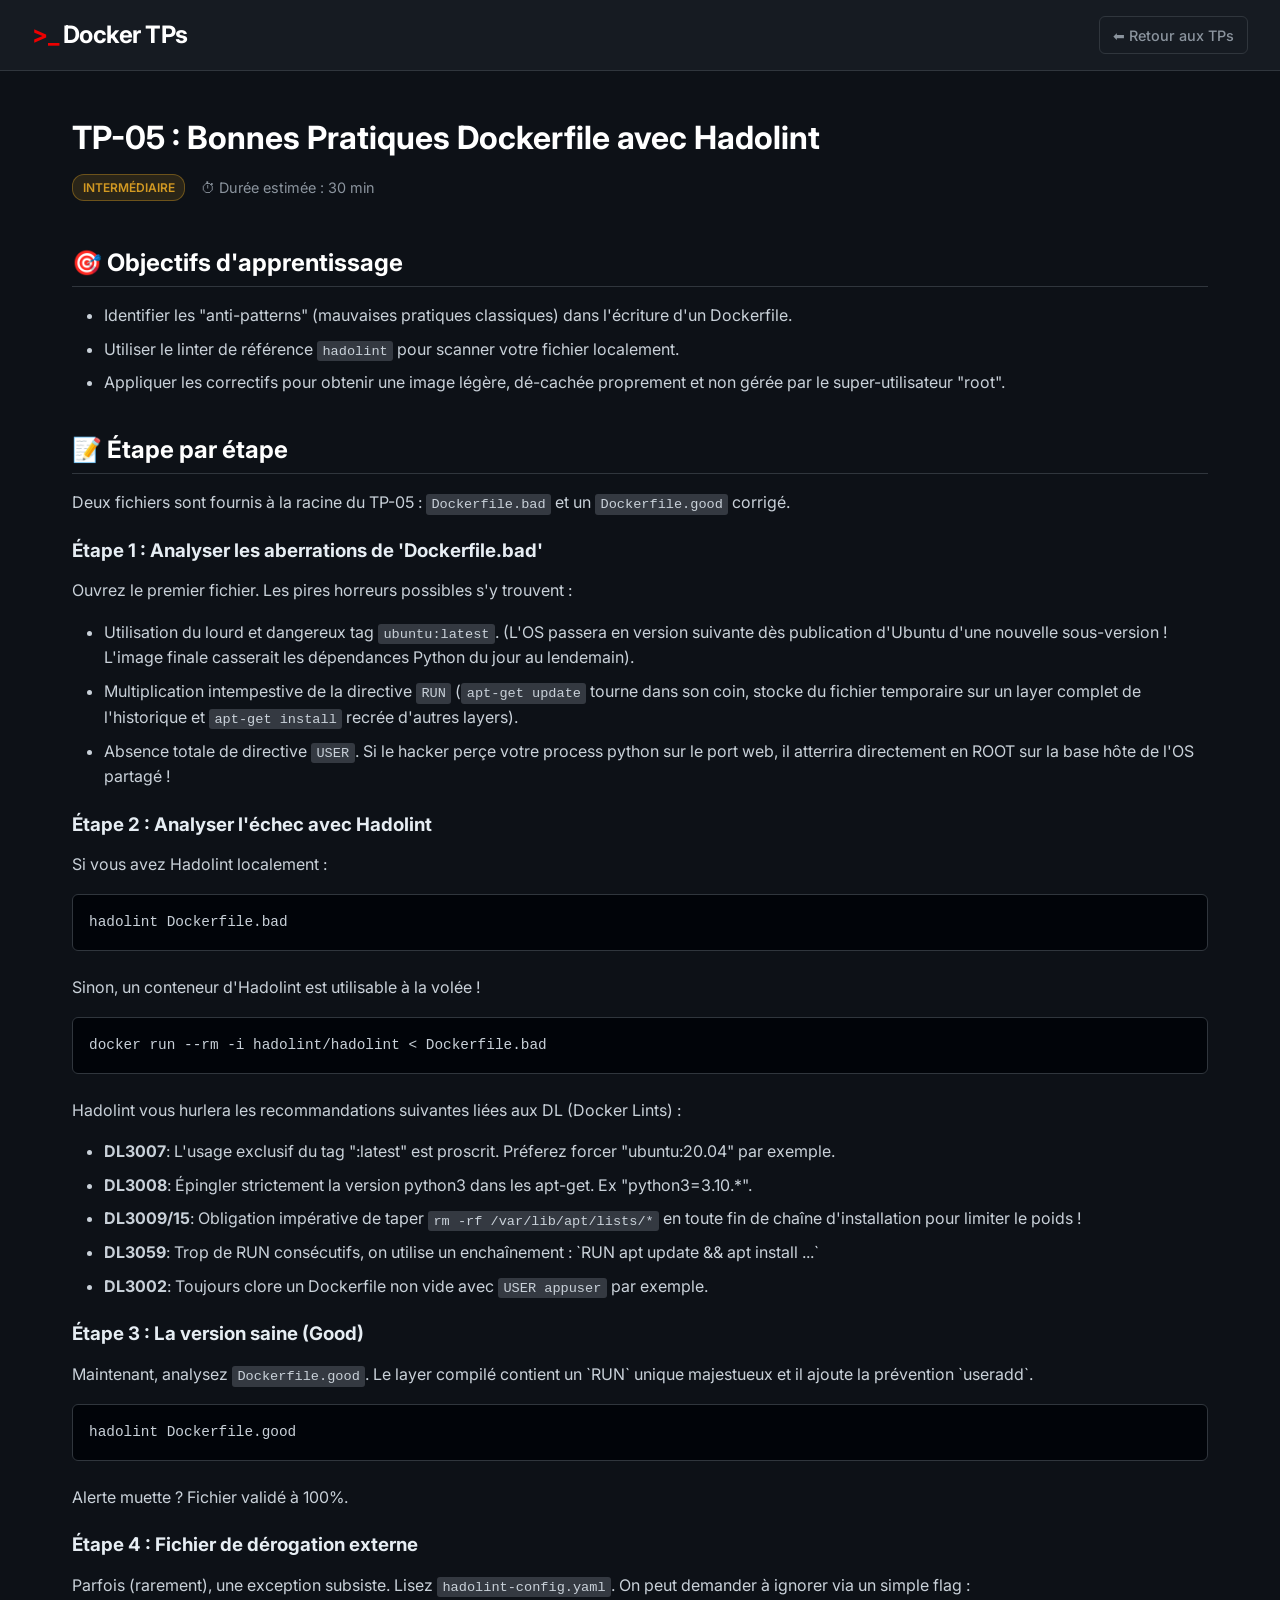
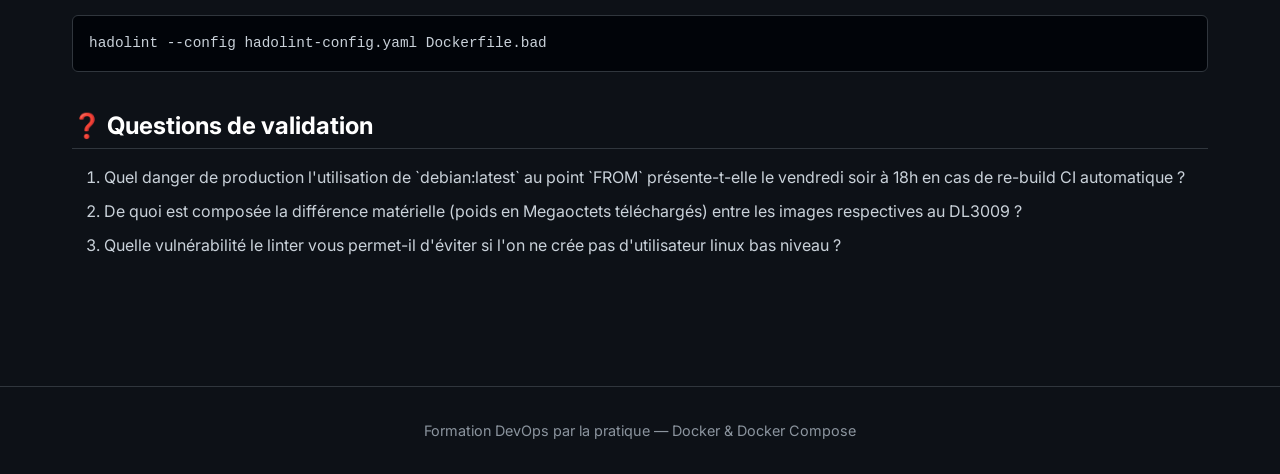
<file: docker-tps-site/tp-05-dockerfile-best-practices/tp-05.html>
<!DOCTYPE html>
<html lang="fr">
<head>
    <meta charset="UTF-8">
    <meta name="viewport" content="width=device-width, initial-scale=1.0">
    <title>TP-05 : Bonnes pratiques et introduction à Hadolint</title>
    <link rel="preconnect" href="https://fonts.googleapis.com">
    <link rel="preconnect" href="https://fonts.gstatic.com" crossorigin>
    <link href="https://fonts.googleapis.com/css2?family=Inter:wght@400;500;600;700&display=swap" rel="stylesheet">
    <link rel="stylesheet" href="../assets/style.css">
    <script src="../assets/main.js" defer></script>
</head>
<body>

    <header>
        <div class="brand"><span>&gt;_</span> Docker TPs</div>
        <a href="../index.html" class="back-btn">⬅ Retour aux TPs</a>
    </header>

    <main class="container">
        <div class="tp-header">
            <h1>TP-05 : Bonnes Pratiques Dockerfile avec Hadolint</h1>
            <div class="tp-meta">
                <span class="badge intermediate">Intermédiaire</span>
                <span>⏱ Durée estimée : 30 min</span>
            </div>
        </div>

        <div class="tp-content">
            <h2>🎯 Objectifs d'apprentissage</h2>
            <ul>
                <li>Identifier les "anti-patterns" (mauvaises pratiques classiques) dans l'écriture d'un Dockerfile.</li>
                <li>Utiliser le linter de référence <code>hadolint</code> pour scanner votre fichier localement.</li>
                <li>Appliquer les correctifs pour obtenir une image légère, dé-cachée proprement et non gérée par le super-utilisateur "root".</li>
            </ul>

            <!-- Steps -->
            <h2>📝 Étape par étape</h2>

            <p>Deux fichiers sont fournis à la racine du TP-05 : <code>Dockerfile.bad</code> et un <code>Dockerfile.good</code> corrigé.</p>

            <h3>Étape 1 : Analyser les aberrations de 'Dockerfile.bad'</h3>
            <p>Ouvrez le premier fichier. Les pires horreurs possibles s'y trouvent :</p>
            <ul>
                <li>Utilisation du lourd et dangereux tag <code>ubuntu:latest</code>. (L'OS passera en version suivante dès publication d'Ubuntu d'une nouvelle sous-version ! L'image finale casserait les dépendances Python du jour au lendemain).</li>
                <li>Multiplication intempestive de la directive <code>RUN</code> (<code>apt-get update</code> tourne dans son coin, stocke du fichier temporaire sur un layer complet de l'historique et <code>apt-get install</code> recrée d'autres layers).</li>
                <li>Absence totale de directive <code>USER</code>. Si le hacker perçe votre process python sur le port web, il atterrira directement en ROOT sur la base hôte de l'OS partagé !</li>
            </ul>

            <h3>Étape 2 : Analyser l'échec avec Hadolint</h3>
            <p>Si vous avez Hadolint localement :</p>
<pre><code>hadolint Dockerfile.bad</code></pre>

            <p>Sinon, un conteneur d'Hadolint est utilisable à la volée !</p>
<pre><code>docker run --rm -i hadolint/hadolint &lt; Dockerfile.bad</code></pre>

            <p>Hadolint vous hurlera les recommandations suivantes liées aux DL (Docker Lints) :</p>
            <ul>
                <li><strong>DL3007</strong>: L'usage exclusif du tag ":latest" est proscrit. Préferez forcer "ubuntu:20.04" par exemple.</li>
                <li><strong>DL3008</strong>: Épingler strictement la version python3 dans les apt-get. Ex "python3=3.10.*".</li>
                <li><strong>DL3009/15</strong>: Obligation impérative de taper <code>rm -rf /var/lib/apt/lists/*</code> en toute fin de chaîne d'installation pour limiter le poids !</li>
                <li><strong>DL3059</strong>: Trop de RUN consécutifs, on utilise un enchaînement : `RUN apt update && apt install ...`</li>
                <li><strong>DL3002</strong>: Toujours clore un Dockerfile non vide avec <code>USER appuser</code> par exemple.</li>
            </ul>

            <h3>Étape 3 : La version saine (Good)</h3>
            <p>Maintenant, analysez <code>Dockerfile.good</code>. Le layer compilé contient un `RUN` unique majestueux et il ajoute la prévention `useradd`.</p>

<pre><code>hadolint Dockerfile.good</code></pre>
            <p>Alerte muette ? Fichier validé à 100%.</p>

            <h3>Étape 4 : Fichier de dérogation externe</h3>
            <p>Parfois (rarement), une exception subsiste. Lisez <code>hadolint-config.yaml</code>. On peut demander à ignorer via un simple flag :</p>
<pre><code>hadolint --config hadolint-config.yaml Dockerfile.bad</code></pre>


            <h2>❓ Questions de validation</h2>
            <ol>
                <li>Quel danger de production l'utilisation de `debian:latest` au point `FROM` présente-t-elle le vendredi soir à 18h en cas de re-build CI automatique ?</li>
                <li>De quoi est composée la différence matérielle (poids en Megaoctets téléchargés) entre les images respectives au DL3009 ?</li>
                <li>Quelle vulnérabilité le linter vous permet-il d'éviter si l'on ne crée pas d'utilisateur linux bas niveau ?</li>
            </ol>

        </div>
    </main>

    <footer>
        <p>Formation DevOps par la pratique — Docker & Docker Compose</p>
    </footer>

</body>
</html>
</file>
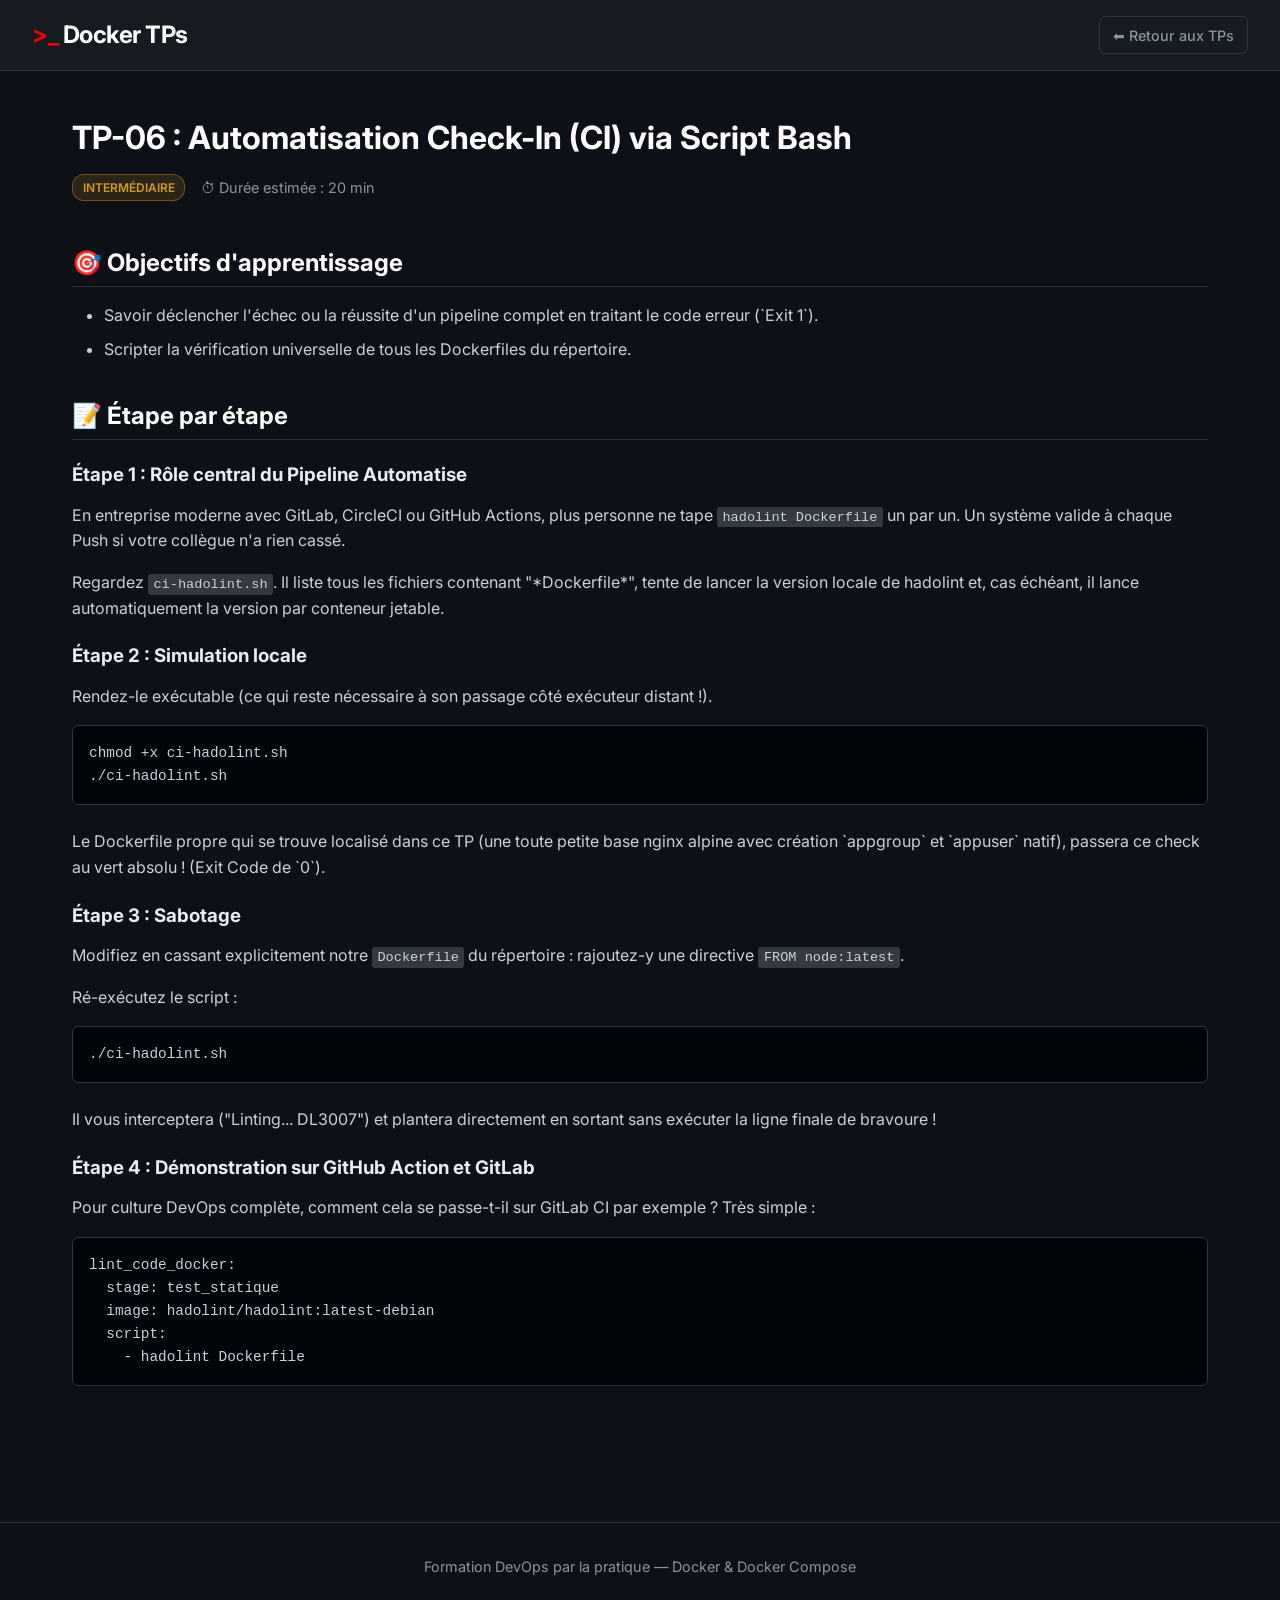
<file: docker-tps-site/tp-06-hadolint-integration/tp-06.html>
<!DOCTYPE html>
<html lang="fr">
<head>
    <meta charset="UTF-8">
    <meta name="viewport" content="width=device-width, initial-scale=1.0">
    <title>TP-06 : Intégration d'Hadolint</title>
    <link rel="preconnect" href="https://fonts.googleapis.com">
    <link rel="preconnect" href="https://fonts.gstatic.com" crossorigin>
    <link href="https://fonts.googleapis.com/css2?family=Inter:wght@400;500;600;700&display=swap" rel="stylesheet">
    <link rel="stylesheet" href="../assets/style.css">
    <script src="../assets/main.js" defer></script>
</head>
<body>

    <header>
        <div class="brand"><span>&gt;_</span> Docker TPs</div>
        <a href="../index.html" class="back-btn">⬅ Retour aux TPs</a>
    </header>

    <main class="container">
        <div class="tp-header">
            <h1>TP-06 : Automatisation Check-In (CI) via Script Bash</h1>
            <div class="tp-meta">
                <span class="badge intermediate">Intermédiaire</span>
                <span>⏱ Durée estimée : 20 min</span>
            </div>
        </div>

        <div class="tp-content">
            <h2>🎯 Objectifs d'apprentissage</h2>
            <ul>
                <li>Savoir déclencher l'échec ou la réussite d'un pipeline complet en traitant le code erreur (`Exit 1`).</li>
                <li>Scripter la vérification universelle de tous les Dockerfiles du répertoire.</li>
            </ul>

            <!-- Steps -->
            <h2>📝 Étape par étape</h2>

            <h3>Étape 1 : Rôle central du Pipeline Automatise</h3>
            <p>En entreprise moderne avec GitLab, CircleCI ou GitHub Actions, plus personne ne tape <code>hadolint Dockerfile</code> un par un. Un système valide à chaque Push si votre collègue n'a rien cassé.</p>

            <p>Regardez <code>ci-hadolint.sh</code>. Il liste tous les fichiers contenant "*Dockerfile*", tente de lancer la version locale de hadolint et, cas échéant, il lance automatiquement la version par conteneur jetable.</p>

            <h3>Étape 2 : Simulation locale</h3>
            <p>Rendez-le exécutable (ce qui reste nécessaire à son passage côté exécuteur distant !).</p>
<pre><code>chmod +x ci-hadolint.sh
./ci-hadolint.sh</code></pre>

            <p>Le Dockerfile propre qui se trouve localisé dans ce TP (une toute petite base nginx alpine avec création `appgroup` et `appuser` natif), passera ce check au vert absolu ! (Exit Code de `0`).</p>

            <h3>Étape 3 : Sabotage</h3>
            <p>Modifiez en cassant explicitement notre <code>Dockerfile</code> du répertoire : rajoutez-y une directive <code>FROM node:latest</code>.</p>
            
            <p>Ré-exécutez le script :</p>
<pre><code>./ci-hadolint.sh</code></pre>
            <p>Il vous interceptera ("Linting... DL3007") et plantera directement en sortant sans exécuter la ligne finale de bravoure !</p>

            <h3>Étape 4 : Démonstration sur GitHub Action et GitLab</h3>
            <p>Pour culture DevOps complète, comment cela se passe-t-il sur GitLab CI par exemple ? Très simple : </p>
<pre><code>lint_code_docker:
  stage: test_statique
  image: hadolint/hadolint:latest-debian
  script:
    - hadolint Dockerfile</code></pre>

        </div>
    </main>

    <footer>
        <p>Formation DevOps par la pratique — Docker & Docker Compose</p>
    </footer>

</body>
</html>
</file>
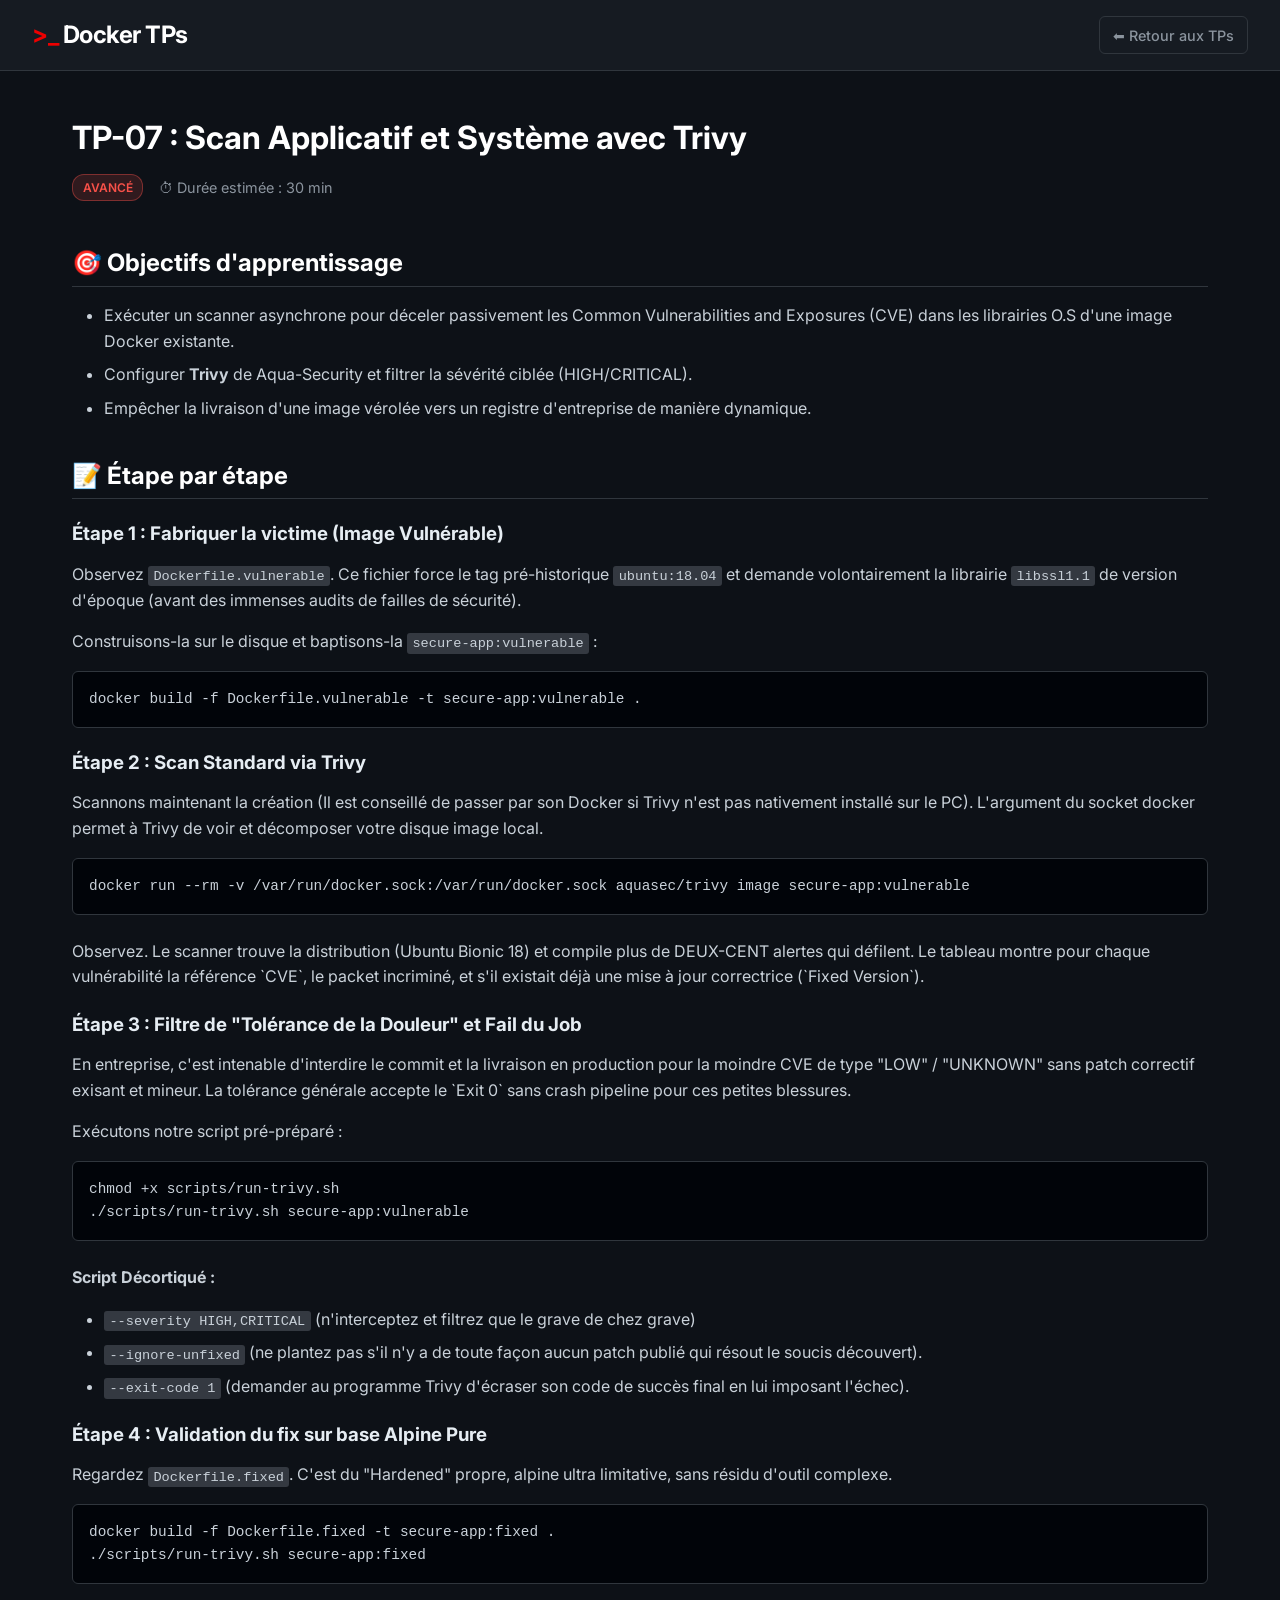
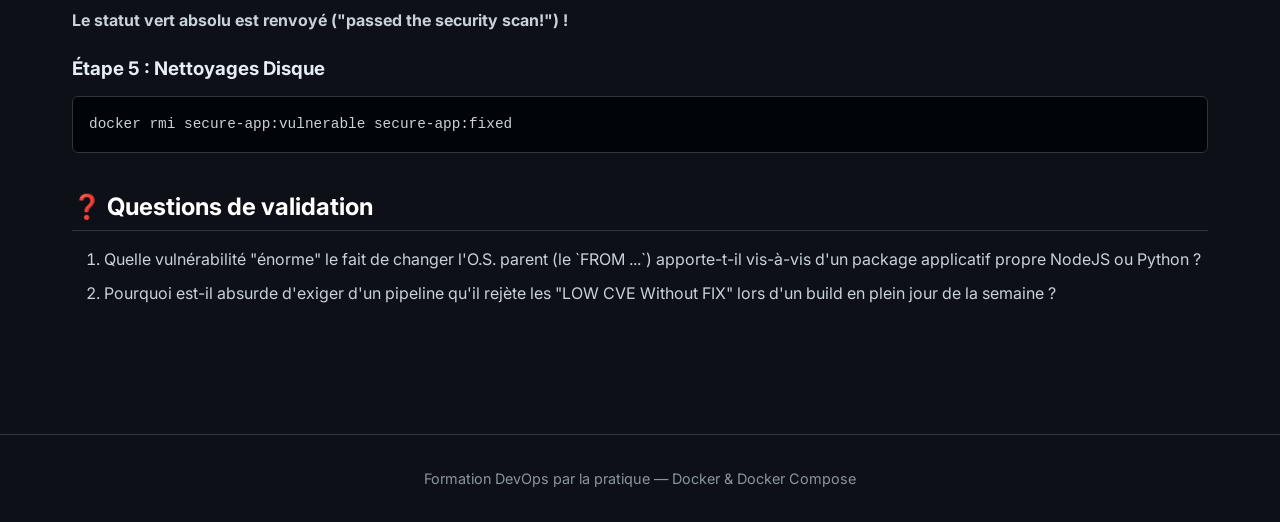
<file: docker-tps-site/tp-07-trivy-image-scan/tp-07.html>
<!DOCTYPE html>
<html lang="fr">
<head>
    <meta charset="UTF-8">
    <meta name="viewport" content="width=device-width, initial-scale=1.0">
    <title>TP-07 : Scan de Vulnérabilités avec Trivy</title>
    <link rel="preconnect" href="https://fonts.googleapis.com">
    <link rel="preconnect" href="https://fonts.gstatic.com" crossorigin>
    <link href="https://fonts.googleapis.com/css2?family=Inter:wght@400;500;600;700&display=swap" rel="stylesheet">
    <link rel="stylesheet" href="../assets/style.css">
    <script src="../assets/main.js" defer></script>
</head>
<body>

    <header>
        <div class="brand"><span>&gt;_</span> Docker TPs</div>
        <a href="../index.html" class="back-btn">⬅ Retour aux TPs</a>
    </header>

    <main class="container">
        <div class="tp-header">
            <h1>TP-07 : Scan Applicatif et Système avec Trivy</h1>
            <div class="tp-meta">
                <span class="badge advanced">Avancé</span>
                <span>⏱ Durée estimée : 30 min</span>
            </div>
        </div>

        <div class="tp-content">
            <h2>🎯 Objectifs d'apprentissage</h2>
            <ul>
                <li>Exécuter un scanner asynchrone pour déceler passivement les Common Vulnerabilities and Exposures (CVE) dans les librairies O.S d'une image Docker existante.</li>
                <li>Configurer <strong>Trivy</strong> de Aqua-Security et filtrer la sévérité ciblée (HIGH/CRITICAL).</li>
                <li>Empêcher la livraison d'une image vérolée vers un registre d'entreprise de manière dynamique.</li>
            </ul>

            <!-- Steps -->
            <h2>📝 Étape par étape</h2>

            <h3>Étape 1 : Fabriquer la victime (Image Vulnérable)</h3>
            <p>Observez <code>Dockerfile.vulnerable</code>. Ce fichier force le tag pré-historique <code>ubuntu:18.04</code> et demande volontairement la librairie <code>libssl1.1</code> de version d'époque (avant des immenses audits de failles de sécurité).</p>

            <p>Construisons-la sur le disque et baptisons-la <code>secure-app:vulnerable</code> :</p>
<pre><code>docker build -f Dockerfile.vulnerable -t secure-app:vulnerable .</code></pre>

            <h3>Étape 2 : Scan Standard via Trivy</h3>
            <p>Scannons maintenant la création (Il est conseillé de passer par son Docker si Trivy n'est pas nativement installé sur le PC). L'argument du socket docker permet à Trivy de voir et décomposer votre disque image local.</p>

<pre><code>docker run --rm -v /var/run/docker.sock:/var/run/docker.sock aquasec/trivy image secure-app:vulnerable</code></pre>

            <p>Observez. Le scanner trouve la distribution (Ubuntu Bionic 18) et compile plus de DEUX-CENT alertes qui défilent. Le tableau montre pour chaque vulnérabilité la référence `CVE`, le packet incriminé, et s'il existait déjà une mise à jour correctrice (`Fixed Version`).</p>

            <h3>Étape 3 : Filtre de "Tolérance de la Douleur" et Fail du Job</h3>
            <p>En entreprise, c'est intenable d'interdire le commit et la livraison en production pour la moindre CVE de type "LOW" / "UNKNOWN" sans patch correctif exisant et mineur. La tolérance générale accepte le `Exit 0` sans crash pipeline pour ces petites blessures.</p>
            <p>Exécutons notre script pré-préparé :</p>
<pre><code>chmod +x scripts/run-trivy.sh
./scripts/run-trivy.sh secure-app:vulnerable</code></pre>

            <p><strong>Script Décortiqué :</strong> </p>
            <ul>
                <li><code>--severity HIGH,CRITICAL</code> (n'interceptez et filtrez que le grave de chez grave)</li>
                <li><code>--ignore-unfixed</code> (ne plantez pas s'il n'y a de toute façon aucun patch publié qui résout le soucis découvert).</li>
                <li><code>--exit-code 1</code> (demander au programme Trivy d'écraser son code de succès final en lui imposant l'échec).</li>
            </ul>

            <h3>Étape 4 : Validation du fix sur base Alpine Pure</h3>
            <p>Regardez <code>Dockerfile.fixed</code>. C'est du "Hardened" propre, alpine ultra limitative, sans résidu d'outil complexe.</p>
<pre><code>docker build -f Dockerfile.fixed -t secure-app:fixed .
./scripts/run-trivy.sh secure-app:fixed</code></pre>
            <p><strong>Le statut vert absolu est renvoyé ("passed the security scan!") !</strong></p>

            <h3>Étape 5 : Nettoyages Disque</h3>
<pre><code>docker rmi secure-app:vulnerable secure-app:fixed</code></pre>

            <h2>❓ Questions de validation</h2>
            <ol>
                <li>Quelle vulnérabilité "énorme" le fait de changer l'O.S. parent (le `FROM ...`) apporte-t-il vis-à-vis d'un package applicatif propre NodeJS ou Python ?</li>
                <li>Pourquoi est-il absurde d'exiger d'un pipeline qu'il rejète les "LOW CVE Without FIX" lors d'un build en plein jour de la semaine ?</li>
            </ol>

        </div>
    </main>

    <footer>
        <p>Formation DevOps par la pratique — Docker & Docker Compose</p>
    </footer>

</body>
</html>
</file>
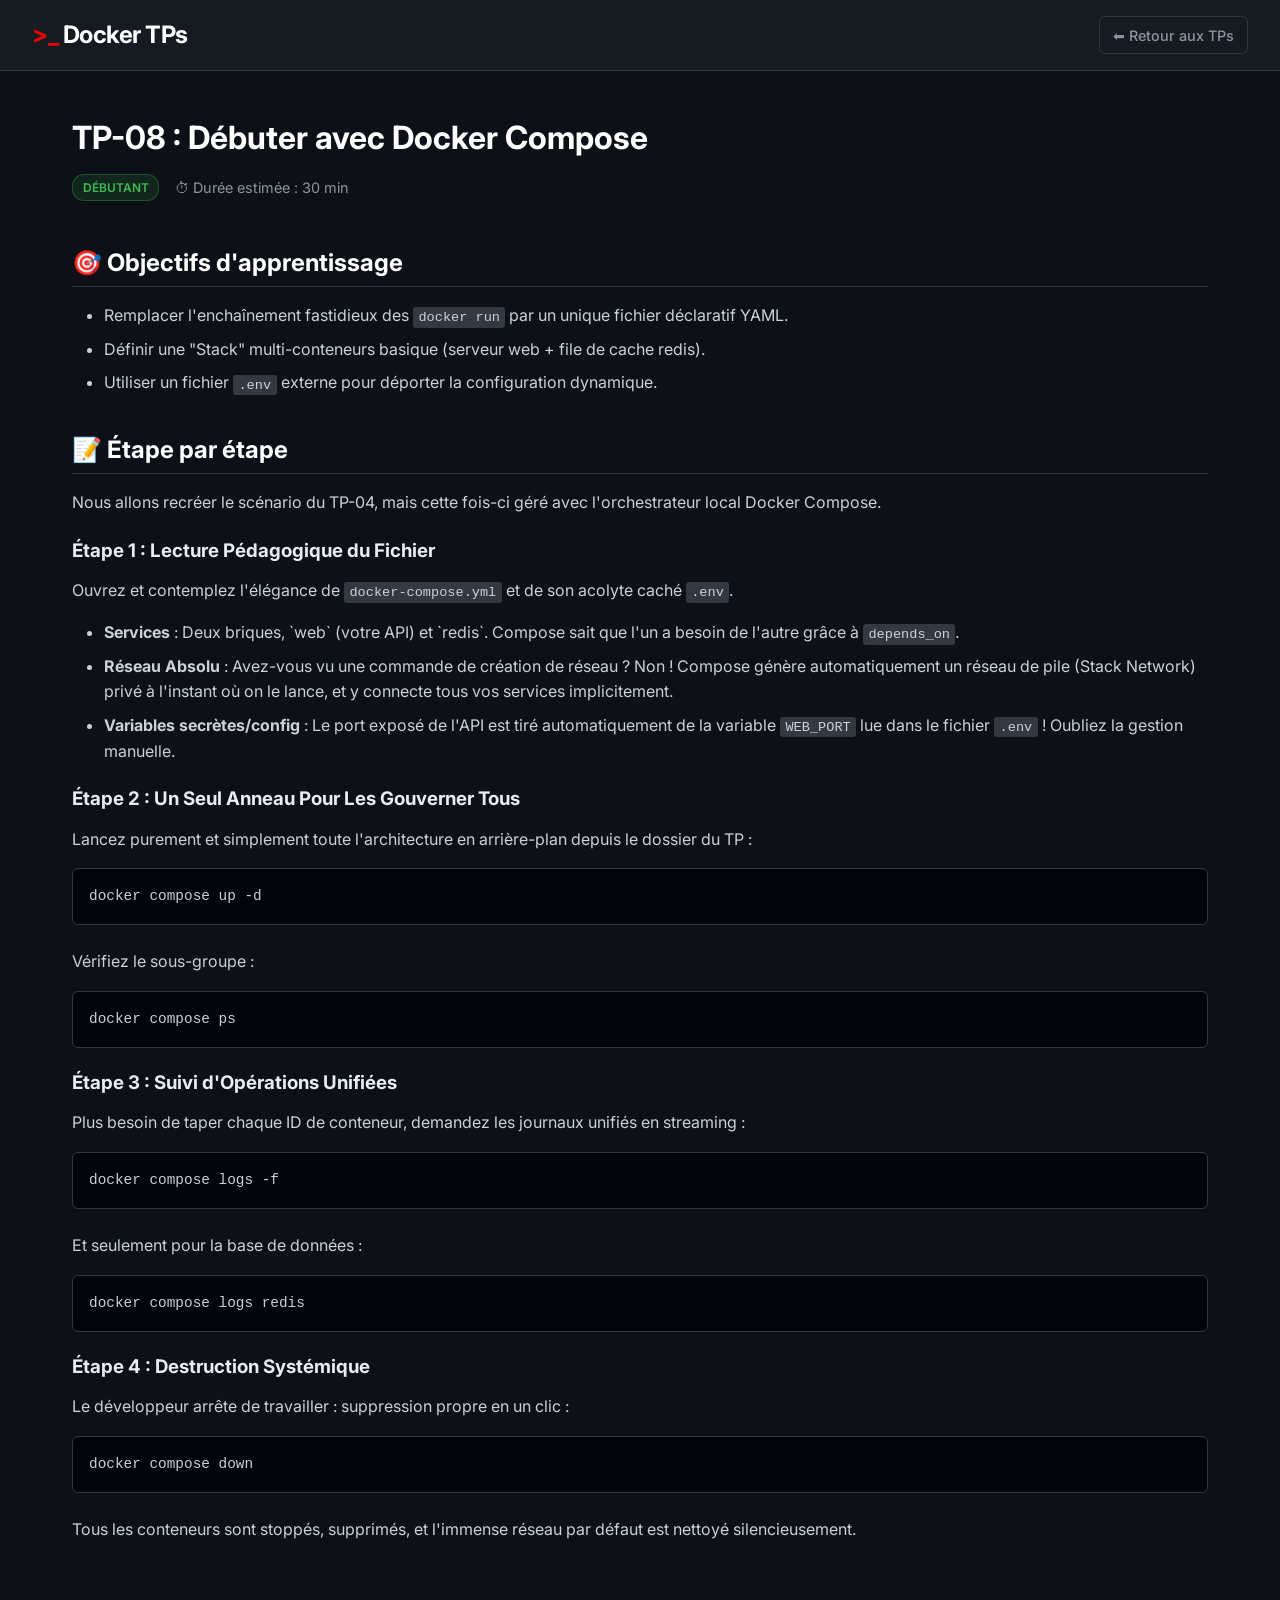
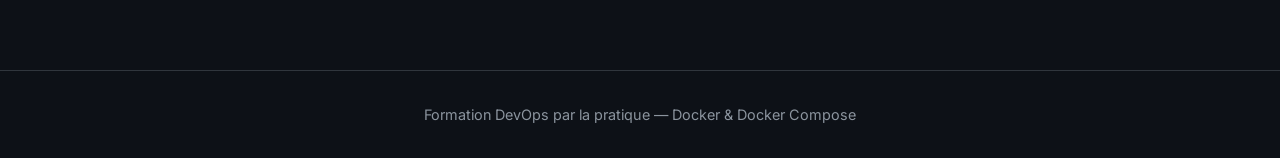
<file: docker-tps-site/tp-08-docker-compose-beginner/tp-08.html>
<!DOCTYPE html>
<html lang="fr">
<head>
    <meta charset="UTF-8">
    <meta name="viewport" content="width=device-width, initial-scale=1.0">
    <title>TP-08 : Introduction Docker Compose</title>
    <link rel="preconnect" href="https://fonts.googleapis.com">
    <link rel="preconnect" href="https://fonts.gstatic.com" crossorigin>
    <link href="https://fonts.googleapis.com/css2?family=Inter:wght@400;500;600;700&display=swap" rel="stylesheet">
    <link rel="stylesheet" href="../assets/style.css">
    <script src="../assets/main.js" defer></script>
</head>
<body>

    <header>
        <div class="brand"><span>&gt;_</span> Docker TPs</div>
        <a href="../index.html" class="back-btn">⬅ Retour aux TPs</a>
    </header>

    <main class="container">
        <div class="tp-header">
            <h1>TP-08 : Débuter avec Docker Compose</h1>
            <div class="tp-meta">
                <span class="badge beginner">Débutant</span>
                <span>⏱ Durée estimée : 30 min</span>
            </div>
        </div>

        <div class="tp-content">
            <h2>🎯 Objectifs d'apprentissage</h2>
            <ul>
                <li>Remplacer l'enchaînement fastidieux des <code>docker run</code> par un unique fichier déclaratif YAML.</li>
                <li>Définir une "Stack" multi-conteneurs basique (serveur web + file de cache redis).</li>
                <li>Utiliser un fichier <code>.env</code> externe pour déporter la configuration dynamique.</li>
            </ul>

            <!-- Steps -->
            <h2>📝 Étape par étape</h2>

            <p>Nous allons recréer le scénario du TP-04, mais cette fois-ci géré avec l'orchestrateur local Docker Compose.</p>

            <h3>Étape 1 : Lecture Pédagogique du Fichier</h3>
            <p>Ouvrez et contemplez l'élégance de <code>docker-compose.yml</code> et de son acolyte caché <code>.env</code>.</p>
            <ul>
                <li><strong>Services</strong> : Deux briques, `web` (votre API) et `redis`. Compose sait que l'un a besoin de l'autre grâce à <code>depends_on</code>.</li>
                <li><strong>Réseau Absolu</strong> : Avez-vous vu une commande de création de réseau ? Non ! Compose génère automatiquement un réseau de pile (Stack Network) privé à l'instant où on le lance, et y connecte tous vos services implicitement.</li>
                <li><strong>Variables secrètes/config</strong> : Le port exposé de l'API est tiré automatiquement de la variable <code>WEB_PORT</code> lue dans le fichier <code>.env</code> ! Oubliez la gestion manuelle.</li>
            </ul>

            <h3>Étape 2 : Un Seul Anneau Pour Les Gouverner Tous</h3>
            <p>Lancez purement et simplement toute l'architecture en arrière-plan depuis le dossier du TP :</p>
<pre><code>docker compose up -d</code></pre>

            <p>Vérifiez le sous-groupe :</p>
<pre><code>docker compose ps</code></pre>

            <h3>Étape 3 : Suivi d'Opérations Unifiées</h3>
            <p>Plus besoin de taper chaque ID de conteneur, demandez les journaux unifiés en streaming :</p>
<pre><code>docker compose logs -f</code></pre>
            <p>Et seulement pour la base de données :</p>
<pre><code>docker compose logs redis</code></pre>

            <h3>Étape 4 : Destruction Systémique</h3>
            <p>Le développeur arrête de travailler : suppression propre en un clic :</p>
<pre><code>docker compose down</code></pre>
            <p>Tous les conteneurs sont stoppés, supprimés, et l'immense réseau par défaut est nettoyé silencieusement.</p>

        </div>
    </main>

    <footer>
        <p>Formation DevOps par la pratique — Docker & Docker Compose</p>
    </footer>

</body>
</html>
</file>
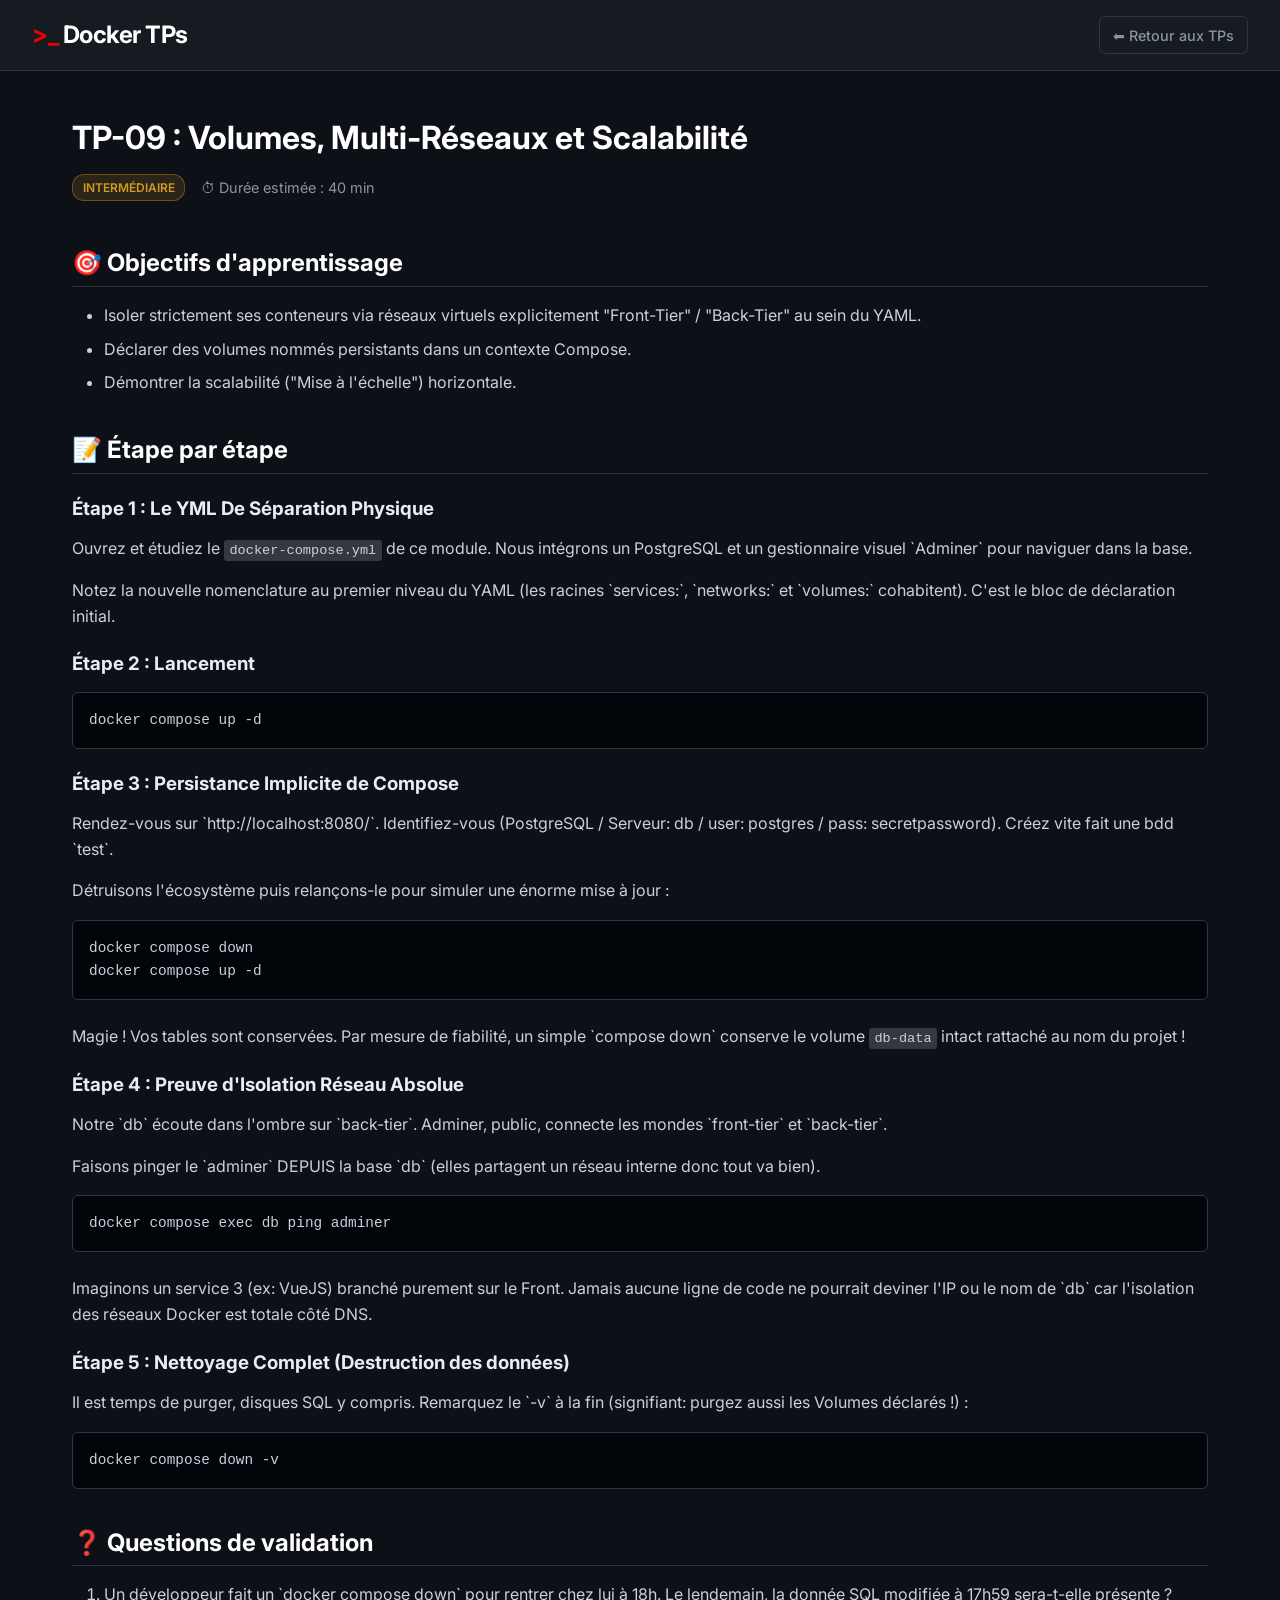
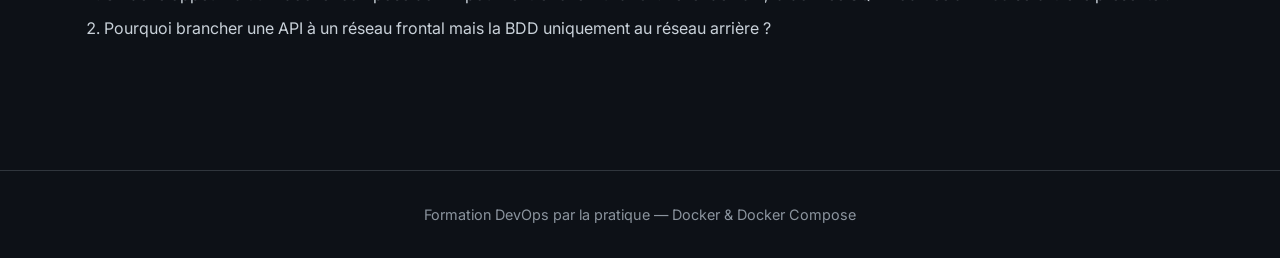
<file: docker-tps-site/tp-09-docker-compose-intermediate/tp-09.html>
<!DOCTYPE html>
<html lang="fr">
<head>
    <meta charset="UTF-8">
    <meta name="viewport" content="width=device-width, initial-scale=1.0">
    <title>TP-09 : Architectures Compose Avancées</title>
    <link rel="preconnect" href="https://fonts.googleapis.com">
    <link rel="preconnect" href="https://fonts.gstatic.com" crossorigin>
    <link href="https://fonts.googleapis.com/css2?family=Inter:wght@400;500;600;700&display=swap" rel="stylesheet">
    <link rel="stylesheet" href="../assets/style.css">
    <script src="../assets/main.js" defer></script>
</head>
<body>

    <header>
        <div class="brand"><span>&gt;_</span> Docker TPs</div>
        <a href="../index.html" class="back-btn">⬅ Retour aux TPs</a>
    </header>

    <main class="container">
        <div class="tp-header">
            <h1>TP-09 : Volumes, Multi-Réseaux et Scalabilité</h1>
            <div class="tp-meta">
                <span class="badge intermediate">Intermédiaire</span>
                <span>⏱ Durée estimée : 40 min</span>
            </div>
        </div>

        <div class="tp-content">
            <h2>🎯 Objectifs d'apprentissage</h2>
            <ul>
                <li>Isoler strictement ses conteneurs via réseaux virtuels explicitement "Front-Tier" / "Back-Tier" au sein du YAML.</li>
                <li>Déclarer des volumes nommés persistants dans un contexte Compose.</li>
                <li>Démontrer la scalabilité ("Mise à l'échelle") horizontale.</li>
            </ul>

            <!-- Steps -->
            <h2>📝 Étape par étape</h2>

            <h3>Étape 1 : Le YML De Séparation Physique</h3>
            <p>Ouvrez et étudiez le <code>docker-compose.yml</code> de ce module. Nous intégrons un PostgreSQL et un gestionnaire visuel `Adminer` pour naviguer dans la base.</p>

            <p>Notez la nouvelle nomenclature au premier niveau du YAML (les racines `services:`, `networks:` et `volumes:` cohabitent). C'est le bloc de déclaration initial.</p>

            <h3>Étape 2 : Lancement</h3>
<pre><code>docker compose up -d</code></pre>

            <h3>Étape 3 : Persistance Implicite de Compose</h3>
            <p>Rendez-vous sur `http://localhost:8080/`. Identifiez-vous (PostgreSQL / Serveur: db / user: postgres / pass: secretpassword). Créez vite fait une bdd `test`.</p>

            <p>Détruisons l'écosystème puis relançons-le pour simuler une énorme mise à jour : </p>
<pre><code>docker compose down
docker compose up -d</code></pre>
            <p>Magie ! Vos tables sont conservées. Par mesure de fiabilité, un simple `compose down` conserve le volume <code>db-data</code> intact rattaché au nom du projet !</p>

            <h3>Étape 4 : Preuve d'Isolation Réseau Absolue</h3>
            <p>Notre `db` écoute dans l'ombre sur `back-tier`. Adminer, public, connecte les mondes `front-tier` et `back-tier`.</p>
            <p>Faisons pinger le `adminer` DEPUIS la base `db` (elles partagent un réseau interne donc tout va bien).</p>
<pre><code>docker compose exec db ping adminer</code></pre>
            <p>Imaginons un service 3 (ex: VueJS) branché purement sur le Front. Jamais aucune ligne de code ne pourrait deviner l'IP ou le nom de `db` car l'isolation des réseaux Docker est totale côté DNS.</p>

            <h3>Étape 5 : Nettoyage Complet (Destruction des données)</h3>
            <p>Il est temps de purger, disques SQL y compris. Remarquez le `-v` à la fin (signifiant: purgez aussi les Volumes déclarés !) :</p>
<pre><code>docker compose down -v</code></pre>


            <h2>❓ Questions de validation</h2>
            <ol>
                <li>Un développeur fait un `docker compose down` pour rentrer chez lui à 18h. Le lendemain, la donnée SQL modifiée à 17h59 sera-t-elle présente ?</li>
                <li>Pourquoi brancher une API à un réseau frontal mais la BDD uniquement au réseau arrière ?</li>
            </ol>

        </div>
    </main>

    <footer>
        <p>Formation DevOps par la pratique — Docker & Docker Compose</p>
    </footer>

</body>
</html>
</file>
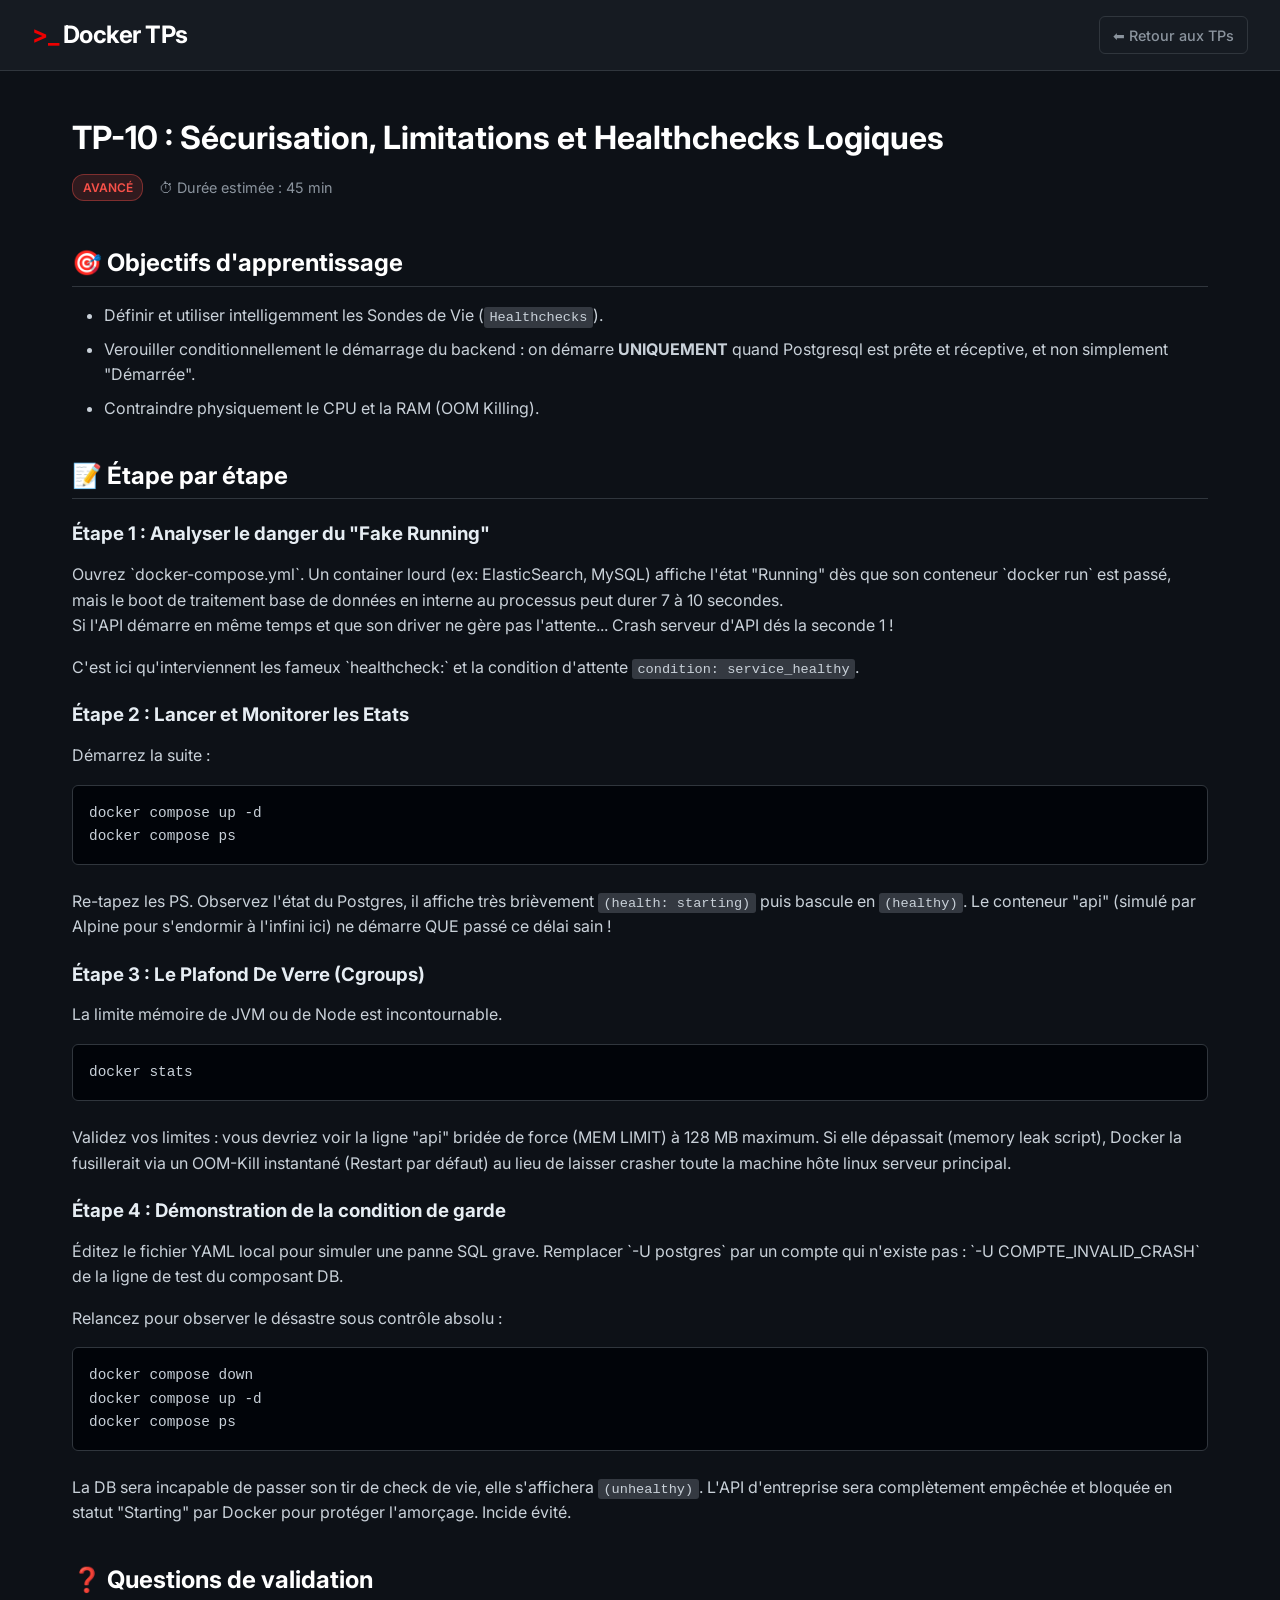
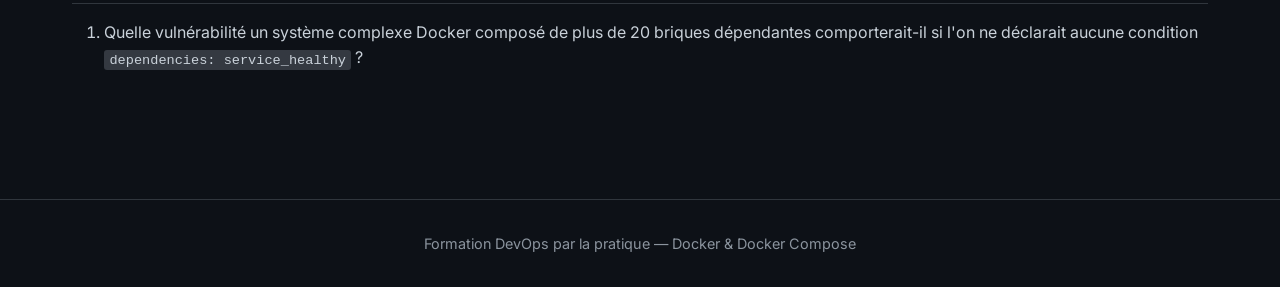
<file: docker-tps-site/tp-10-docker-compose-advanced/tp-10.html>
<!DOCTYPE html>
<html lang="fr">
<head>
    <meta charset="UTF-8">
    <meta name="viewport" content="width=device-width, initial-scale=1.0">
    <title>TP-10 : Sûreté et Healthchecks avancés</title>
    <link rel="preconnect" href="https://fonts.googleapis.com">
    <link rel="preconnect" href="https://fonts.gstatic.com" crossorigin>
    <link href="https://fonts.googleapis.com/css2?family=Inter:wght@400;500;600;700&display=swap" rel="stylesheet">
    <link rel="stylesheet" href="../assets/style.css">
    <script src="../assets/main.js" defer></script>
</head>
<body>

    <header>
        <div class="brand"><span>&gt;_</span> Docker TPs</div>
        <a href="../index.html" class="back-btn">⬅ Retour aux TPs</a>
    </header>

    <main class="container">
        <div class="tp-header">
            <h1>TP-10 : Sécurisation, Limitations et Healthchecks Logiques</h1>
            <div class="tp-meta">
                <span class="badge advanced">Avancé</span>
                <span>⏱ Durée estimée : 45 min</span>
            </div>
        </div>

        <div class="tp-content">
            <h2>🎯 Objectifs d'apprentissage</h2>
            <ul>
                <li>Définir et utiliser intelligemment les Sondes de Vie (<code>Healthchecks</code>).</li>
                <li>Verouiller conditionnellement le démarrage du backend : on démarre <strong>UNIQUEMENT</strong> quand Postgresql est prête et réceptive, et non simplement "Démarrée".</li>
                <li>Contraindre physiquement le CPU et la RAM (OOM Killing).</li>
            </ul>

            <!-- Steps -->
            <h2>📝 Étape par étape</h2>

            <h3>Étape 1 : Analyser le danger du "Fake Running"</h3>
            <p>Ouvrez `docker-compose.yml`. Un container lourd (ex: ElasticSearch, MySQL) affiche l'état "Running" dès que son conteneur `docker run` est passé, mais le boot de traitement base de données en interne au processus peut durer 7 à 10 secondes. <br>
            Si l'API démarre en même temps et que son driver ne gère pas l'attente... Crash serveur d'API dés la seconde 1 !</p>
            <p>C'est ici qu'interviennent les fameux `healthcheck:` et la condition d'attente <code>condition: service_healthy</code>.</p>

            <h3>Étape 2 : Lancer et Monitorer les Etats</h3>
            <p>Démarrez la suite :</p>
<pre><code>docker compose up -d
docker compose ps</code></pre>

            <p>Re-tapez les PS. Observez l'état du Postgres, il affiche très brièvement <code>(health: starting)</code> puis bascule en <code>(healthy)</code>. Le conteneur "api" (simulé par Alpine pour s'endormir à l'infini ici) ne démarre QUE passé ce délai sain !</p>

            <h3>Étape 3 : Le Plafond De Verre (Cgroups)</h3>
            <p>La limite mémoire de JVM ou de Node est incontournable.</p>
<pre><code>docker stats</code></pre>
            <p>Validez vos limites : vous devriez voir la ligne "api" bridée de force (MEM LIMIT) à 128 MB maximum. Si elle dépassait (memory leak script), Docker la fusillerait via un OOM-Kill instantané (Restart par défaut) au lieu de laisser crasher toute la machine hôte linux serveur principal.</p>

            <h3>Étape 4 : Démonstration de la condition de garde</h3>
            <p>Éditez le fichier YAML local pour simuler une panne SQL grave. Remplacer `-U postgres` par un compte qui n'existe pas : `-U COMPTE_INVALID_CRASH` de la ligne de test du composant DB.</p>
            
            <p>Relancez pour observer le désastre sous contrôle absolu :</p>
<pre><code>docker compose down
docker compose up -d
docker compose ps</code></pre>
            <p>La DB sera incapable de passer son tir de check de vie, elle s'affichera <code>(unhealthy)</code>. L'API d'entreprise sera complètement empêchée et bloquée en statut "Starting" par Docker pour protéger l'amorçage. Incide évité.</p>


            <h2>❓ Questions de validation</h2>
            <ol>
                <li>Quelle vulnérabilité un système complexe Docker composé de plus de 20 briques dépendantes comporterait-il si l'on ne déclarait aucune condition <code>dependencies: service_healthy</code> ?</li>
            </ol>

        </div>
    </main>

    <footer>
        <p>Formation DevOps par la pratique — Docker & Docker Compose</p>
    </footer>

</body>
</html>
</file>
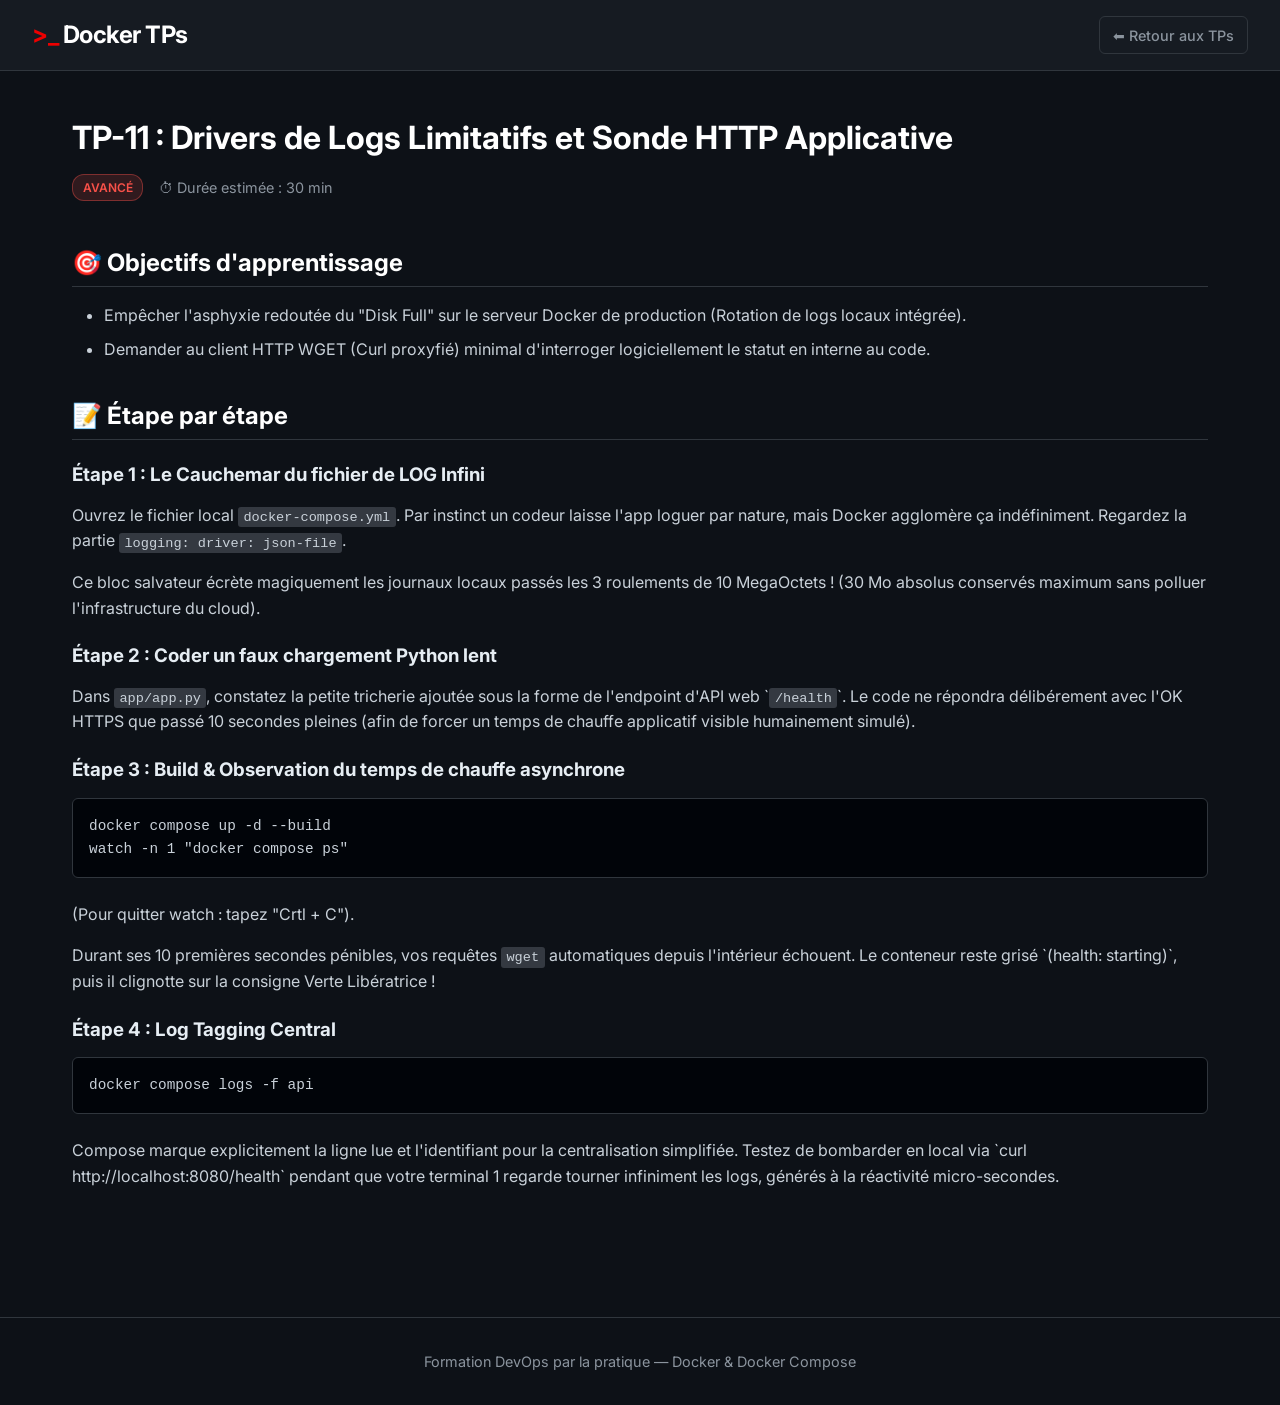
<file: docker-tps-site/tp-11-observability-logs-health/tp-11.html>
<!DOCTYPE html>
<html lang="fr">
<head>
    <meta charset="UTF-8">
    <meta name="viewport" content="width=device-width, initial-scale=1.0">
    <title>TP-11 : Observateurs et Métriques HTTP</title>
    <link rel="preconnect" href="https://fonts.googleapis.com">
    <link rel="preconnect" href="https://fonts.gstatic.com" crossorigin>
    <link href="https://fonts.googleapis.com/css2?family=Inter:wght@400;500;600;700&display=swap" rel="stylesheet">
    <link rel="stylesheet" href="../assets/style.css">
    <script src="../assets/main.js" defer></script>
</head>
<body>

    <header>
        <div class="brand"><span>&gt;_</span> Docker TPs</div>
        <a href="../index.html" class="back-btn">⬅ Retour aux TPs</a>
    </header>

    <main class="container">
        <div class="tp-header">
            <h1>TP-11 : Drivers de Logs Limitatifs et Sonde HTTP Applicative</h1>
            <div class="tp-meta">
                <span class="badge advanced">Avancé</span>
                <span>⏱ Durée estimée : 30 min</span>
            </div>
        </div>

        <div class="tp-content">
            <h2>🎯 Objectifs d'apprentissage</h2>
            <ul>
                <li>Empêcher l'asphyxie redoutée du "Disk Full" sur le serveur Docker de production (Rotation de logs locaux intégrée).</li>
                <li>Demander au client HTTP WGET (Curl proxyfié) minimal d'interroger logiciellement le statut en interne au code.</li>
            </ul>

            <!-- Steps -->
            <h2>📝 Étape par étape</h2>

            <h3>Étape 1 : Le Cauchemar du fichier de LOG Infini</h3>
            <p>Ouvrez le fichier local <code>docker-compose.yml</code>. Par instinct un codeur laisse l'app loguer par nature, mais Docker agglomère ça indéfiniment. Regardez la partie <code>logging: driver: json-file</code>.</p>
            <p>Ce bloc salvateur écrète magiquement les journaux locaux passés les 3 roulements de 10 MegaOctets ! (30 Mo absolus conservés maximum sans polluer l'infrastructure du cloud).</p>

            <h3>Étape 2 : Coder un faux chargement Python lent</h3>
            <p>Dans <code>app/app.py</code>, constatez la petite tricherie ajoutée sous la forme de l'endpoint d'API web `<code>/health</code>`. Le code ne répondra délibérement avec l'OK HTTPS que passé 10 secondes pleines (afin de forcer un temps de chauffe applicatif visible humainement simulé). </p>

            <h3>Étape 3 : Build & Observation du temps de chauffe asynchrone</h3>
<pre><code>docker compose up -d --build
watch -n 1 "docker compose ps"</code></pre>
            <p>(Pour quitter watch : tapez "Crtl + C").</p>

            <p>Durant ses 10 premières secondes pénibles, vos requêtes <code>wget</code> automatiques depuis l'intérieur échouent. Le conteneur reste grisé `(health: starting)`, puis il clignotte sur la consigne Verte Libératrice !</p>

            <h3>Étape 4 : Log Tagging Central</h3>
<pre><code>docker compose logs -f api</code></pre>
            <p>Compose marque explicitement la ligne lue et l'identifiant pour la centralisation simplifiée. Testez de bombarder en local via `curl http://localhost:8080/health` pendant que votre terminal 1 regarde tourner infiniment les logs, générés à la réactivité micro-secondes.</p>

        </div>
    </main>

    <footer>
        <p>Formation DevOps par la pratique — Docker & Docker Compose</p>
    </footer>

</body>
</html>
</file>
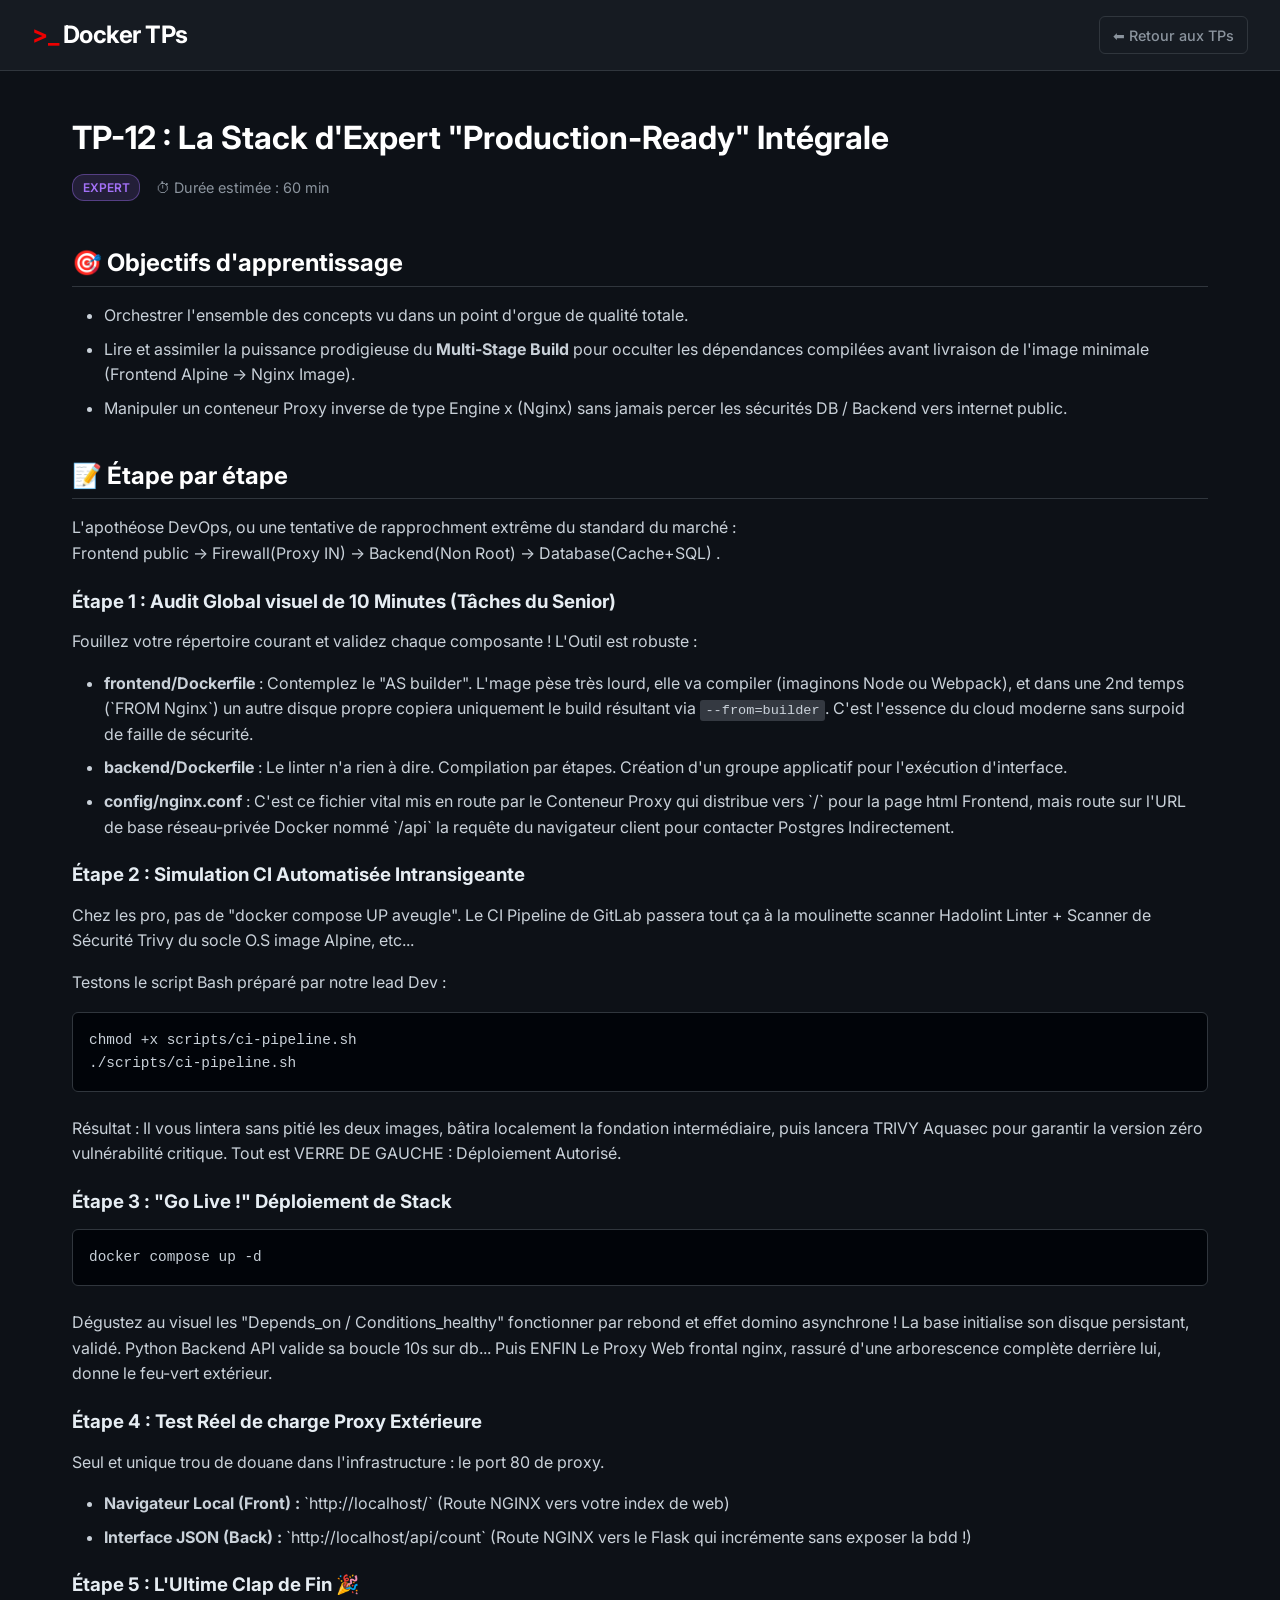
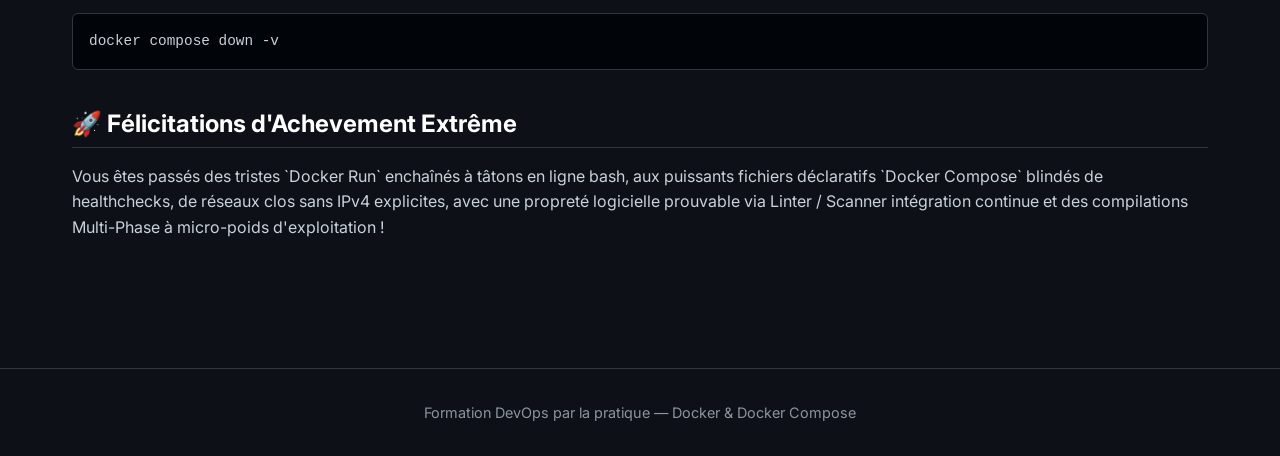
<file: docker-tps-site/tp-12-production-ready-stack/tp-12.html>
<!DOCTYPE html>
<html lang="fr">
<head>
    <meta charset="UTF-8">
    <meta name="viewport" content="width=device-width, initial-scale=1.0">
    <title>TP-12 : Déploiement "Ready to Prod" de la Stack Idéale</title>
    <link rel="preconnect" href="https://fonts.googleapis.com">
    <link rel="preconnect" href="https://fonts.gstatic.com" crossorigin>
    <link href="https://fonts.googleapis.com/css2?family=Inter:wght@400;500;600;700&display=swap" rel="stylesheet">
    <link rel="stylesheet" href="../assets/style.css">
    <script src="../assets/main.js" defer></script>
</head>
<body>

    <header>
        <div class="brand"><span>&gt;_</span> Docker TPs</div>
        <a href="../index.html" class="back-btn">⬅ Retour aux TPs</a>
    </header>

    <main class="container">
        <div class="tp-header">
            <h1>TP-12 : La Stack d'Expert "Production-Ready" Intégrale</h1>
            <div class="tp-meta">
                <span class="badge expert">Expert</span>
                <span>⏱ Durée estimée : 60 min</span>
            </div>
        </div>

        <div class="tp-content">
            <h2>🎯 Objectifs d'apprentissage</h2>
            <ul>
                <li>Orchestrer l'ensemble des concepts vu dans un point d'orgue de qualité totale.</li>
                <li>Lire et assimiler la puissance prodigieuse du <strong>Multi-Stage Build</strong> pour occulter les dépendances compilées avant livraison de l'image minimale (Frontend Alpine -> Nginx Image).</li>
                <li>Manipuler un conteneur Proxy inverse de type Engine x (Nginx) sans jamais percer les sécurités DB / Backend vers internet public.</li>
            </ul>

            <!-- Steps -->
            <h2>📝 Étape par étape</h2>

            <p>L'apothéose DevOps, ou une tentative de rapprochment extrême du standard du marché : <br>
            Frontend public -> Firewall(Proxy IN) -> Backend(Non Root) -> Database(Cache+SQL) .</p>

            <h3>Étape 1 : Audit Global visuel de 10 Minutes (Tâches du Senior)</h3>
            <p>Fouillez votre répertoire courant et validez chaque composante ! L'Outil est robuste :</p>
            <ul>
                <li><strong>frontend/Dockerfile</strong> : Contemplez le "AS builder". L'mage pèse très lourd, elle va compiler (imaginons Node ou Webpack), et dans une 2nd temps (`FROM Nginx`) un autre disque propre copiera uniquement le build résultant via <code>--from=builder</code>. C'est l'essence du cloud moderne sans surpoid de faille de sécurité.</li>
                <li><strong>backend/Dockerfile</strong> : Le linter n'a rien à dire. Compilation par étapes. Création d'un groupe applicatif pour l'exécution d'interface.</li>
                <li><strong>config/nginx.conf</strong> : C'est ce fichier vital mis en route par le Conteneur Proxy qui distribue vers `/` pour la page html Frontend, mais route sur l'URL de base réseau-privée Docker nommé `/api` la requête du navigateur client pour contacter Postgres Indirectement.</li>
            </ul>

            <h3>Étape 2 : Simulation CI Automatisée Intransigeante</h3>
            <p>Chez les pro, pas de "docker compose UP aveugle". Le CI Pipeline de GitLab passera tout ça à la moulinette scanner Hadolint Linter + Scanner de Sécurité Trivy du socle O.S image Alpine, etc...</p>
            <p>Testons le script Bash préparé par notre lead Dev : </p>
<pre><code>chmod +x scripts/ci-pipeline.sh
./scripts/ci-pipeline.sh</code></pre>
            <p>Résultat : Il vous lintera sans pitié les deux images, bâtira localement la fondation intermédiaire, puis lancera TRIVY Aquasec pour garantir la version zéro vulnérabilité critique. Tout est VERRE DE GAUCHE : Déploiement Autorisé.</p>

            <h3>Étape 3 : "Go Live !" Déploiement de Stack</h3>
<pre><code>docker compose up -d</code></pre>
            <p>Dégustez au visuel les "Depends_on / Conditions_healthy" fonctionner par rebond et effet domino asynchrone ! La base initialise son disque persistant, validé. Python Backend API valide sa boucle 10s sur db... Puis ENFIN Le Proxy Web frontal nginx, rassuré d'une arborescence complète derrière lui, donne le feu-vert extérieur. </p>

            <h3>Étape 4 : Test Réel de charge Proxy Extérieure</h3>
            <p>Seul et unique trou de douane dans l'infrastructure : le port 80 de proxy.</p>
            <ul>
                <li><strong>Navigateur Local (Front) :</strong> `http://localhost/` (Route NGINX vers votre index de web)</li>
                <li><strong>Interface JSON (Back) :</strong> `http://localhost/api/count` (Route NGINX vers le Flask qui incrémente sans exposer la bdd !)</li>
            </ul>

            <h3>Étape 5 : L'Ultime Clap de Fin 🎉</h3>
<pre><code>docker compose down -v</code></pre>

            <h2>🚀 Félicitations d'Achevement Extrême </h2>
            <p>Vous êtes passés des tristes `Docker Run` enchaînés à tâtons en ligne bash, aux puissants fichiers déclaratifs `Docker Compose` blindés de healthchecks, de réseaux clos sans IPv4 explicites, avec une propreté logicielle prouvable via Linter / Scanner intégration continue et des compilations Multi-Phase à micro-poids d'exploitation ! </p>

        </div>
    </main>

    <footer>
        <p>Formation DevOps par la pratique — Docker & Docker Compose</p>
    </footer>

</body>
</html>
</file>
<file: docker-tps-site/assets/style.css>
/* Base Variables */
:root {
  --bg-color: #0d1117;
  --bg-card: #161b22;
  --bg-card-hover: #1f242c;
  --text-main: #c9d1d9;
  --text-muted: #8b949e;
  --accent-color: #EE0000;
  --accent-hover: #ff3333;
  --border-color: #30363d;
  --code-bg: #010409;
  --font-family: 'Inter', -apple-system, BlinkMacSystemFont, "Segoe UI", Roboto, Helvetica, Arial, sans-serif;
}

/* Reset and Base Styles */
* {
  box-sizing: border-box;
  margin: 0;
  padding: 0;
}

body {
  font-family: var(--font-family);
  background-color: var(--bg-color);
  color: var(--text-main);
  line-height: 1.6;
  -webkit-font-smoothing: antialiased;
}

a {
  color: var(--text-main);
  text-decoration: none;
  transition: color 0.2s;
}

/* Header Navbar */
header {
  background-color: var(--bg-card);
  border-bottom: 1px solid var(--border-color);
  padding: 1rem 2rem;
  position: sticky;
  top: 0;
  z-index: 100;
  display: flex;
  justify-content: space-between;
  align-items: center;
}

.brand {
  font-size: 1.5rem;
  font-weight: 700;
  color: white;
  letter-spacing: -0.5px;
}

.brand span {
  color: var(--accent-color);
}

.back-btn {
  display: inline-flex;
  align-items: center;
  gap: 0.5rem;
  color: var(--text-muted);
  font-size: 0.9rem;
  font-weight: 500;
  padding: 0.4rem 0.8rem;
  border-radius: 6px;
  background-color: transparent;
  border: 1px solid var(--border-color);
  transition: all 0.2s;
}
.back-btn:hover {
  color: white;
  border-color: var(--text-muted);
  background-color: var(--bg-card-hover);
}

/* Container */
.container {
  max-width: 1200px;
  margin: 0 auto;
  padding: 3rem 2rem;
}

/* Headings */
h1, h2, h3, h4 {
  color: white;
  margin-bottom: 1rem;
  line-height: 1.2;
}

.section-title {
  margin-top: 3rem;
  margin-bottom: 1.5rem;
  padding-bottom: 0.5rem;
  border-bottom: 1px solid var(--border-color);
  font-size: 1.8rem;
}

/* Grid Layout for Index */
.tps-grid {
  display: grid;
  grid-template-columns: repeat(auto-fill, minmax(320px, 1fr));
  gap: 1.5rem;
}

/* TP Cards */
.card {
  background-color: var(--bg-card);
  border: 1px solid var(--border-color);
  border-radius: 8px;
  padding: 1.5rem;
  display: flex;
  flex-direction: column;
  transition: transform 0.2s, box-shadow 0.2s, border-color 0.2s;
}

.card:hover {
  transform: translateY(-4px);
  box-shadow: 0 8px 24px rgba(0,0,0,0.5);
  border-color: var(--text-muted);
}

.card-header {
  display: flex;
  justify-content: space-between;
  align-items: flex-start;
  margin-bottom: 1rem;
}

.tp-number {
  font-family: monospace;
  font-size: 0.85rem;
  color: var(--text-muted);
  background: var(--code-bg);
  padding: 0.2rem 0.5rem;
  border-radius: 4px;
  border: 1px solid var(--border-color);
}

.badge {
  font-size: 0.75rem;
  font-weight: 600;
  padding: 0.2rem 0.6rem;
  border-radius: 12px;
  text-transform: uppercase;
}

.badge.beginner { background-color: rgba(46, 160, 67, 0.15); color: #3fb950; border: 1px solid rgba(46, 160, 67, 0.4); }
.badge.intermediate { background-color: rgba(210, 153, 34, 0.15); color: #d29922; border: 1px solid rgba(210, 153, 34, 0.4); }
.badge.advanced { background-color: rgba(248, 81, 73, 0.15); color: #f85149; border: 1px solid rgba(248, 81, 73, 0.4); }
.badge.expert { background-color: rgba(163, 113, 247, 0.15); color: #a371f7; border: 1px solid rgba(163, 113, 247, 0.4); }

.card-title {
  font-size: 1.25rem;
  margin-bottom: 0.5rem;
  color: white;
}

.card-desc {
  color: var(--text-muted);
  font-size: 0.95rem;
  flex-grow: 1;
  margin-bottom: 1.5rem;
}

/* Button */
.btn {
  display: inline-block;
  background-color: var(--accent-color);
  color: white !important;
  font-weight: 600;
  text-align: center;
  padding: 0.6rem 1.2rem;
  border-radius: 6px;
  border: none;
  cursor: pointer;
  transition: background-color 0.2s;
  width: 100%;
}

.btn:hover {
  background-color: var(--accent-hover);
}

/* TP Page Specifics */
.tp-header {
  margin-bottom: 3rem;
}

.tp-meta {
  display: flex;
  gap: 1rem;
  align-items: center;
  margin-bottom: 1.5rem;
  color: var(--text-muted);
  font-size: 0.9rem;
}

.tp-content h2 {
  margin-top: 2.5rem;
  border-bottom: 1px solid var(--border-color);
  padding-bottom: 0.5rem;
}

.tp-content h3 {
  margin-top: 1.5rem;
  color: #e6edf3;
}

.tp-content p, .tp-content ul, .tp-content ol {
  margin-bottom: 1rem;
}

.tp-content ul, .tp-content ol {
  padding-left: 2rem;
}

.tp-content li {
  margin-bottom: 0.5rem;
}

/* Code Blocks */
pre {
  background-color: var(--code-bg);
  border: 1px solid var(--border-color);
  border-radius: 6px;
  padding: 1rem;
  overflow-x: auto;
  margin-bottom: 1.5rem;
  position: relative;
}

code {
  font-family: ui-monospace, SFMono-Regular, "SF Mono", Menlo, Consolas, "Liberation Mono", monospace;
  font-size: 0.9rem;
}

p code, li code {
  background-color: rgba(110, 118, 129, 0.4);
  padding: 0.2em 0.4em;
  border-radius: 3px;
  font-size: 85%;
}

/* Copy Button for code blocks */
.copy-btn {
  position: absolute;
  top: 0.5rem;
  right: 0.5rem;
  background: var(--bg-card);
  border: 1px solid var(--border-color);
  color: var(--text-muted);
  padding: 0.2rem 0.5rem;
  border-radius: 4px;
  font-size: 0.75rem;
  cursor: pointer;
  opacity: 0;
  transition: opacity 0.2s;
}

pre:hover .copy-btn {
  opacity: 1;
}

.copy-btn:hover {
  color: white;
  border-color: var(--text-muted);
}

/* Footer */
footer {
  text-align: center;
  padding: 2rem;
  color: var(--text-muted);
  font-size: 0.9rem;
  border-top: 1px solid var(--border-color);
  margin-top: 4rem;
}
</file>
